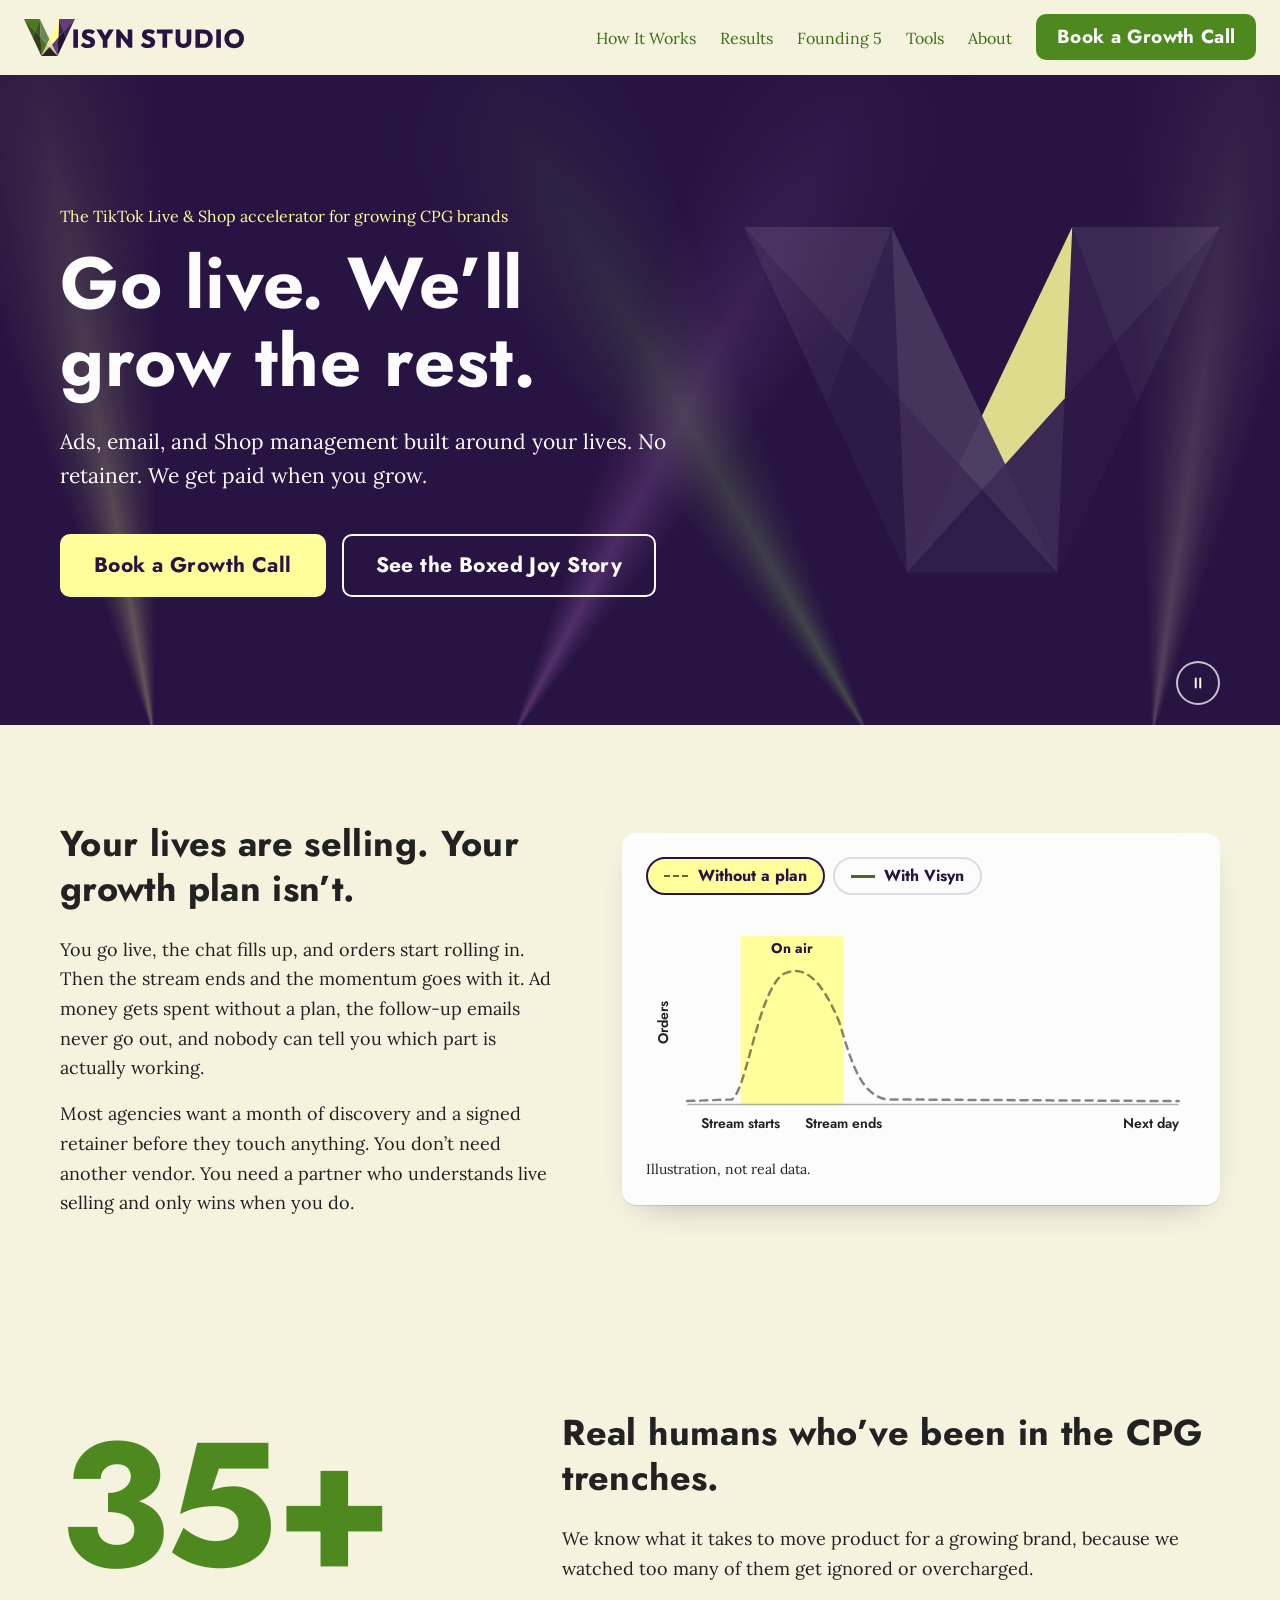
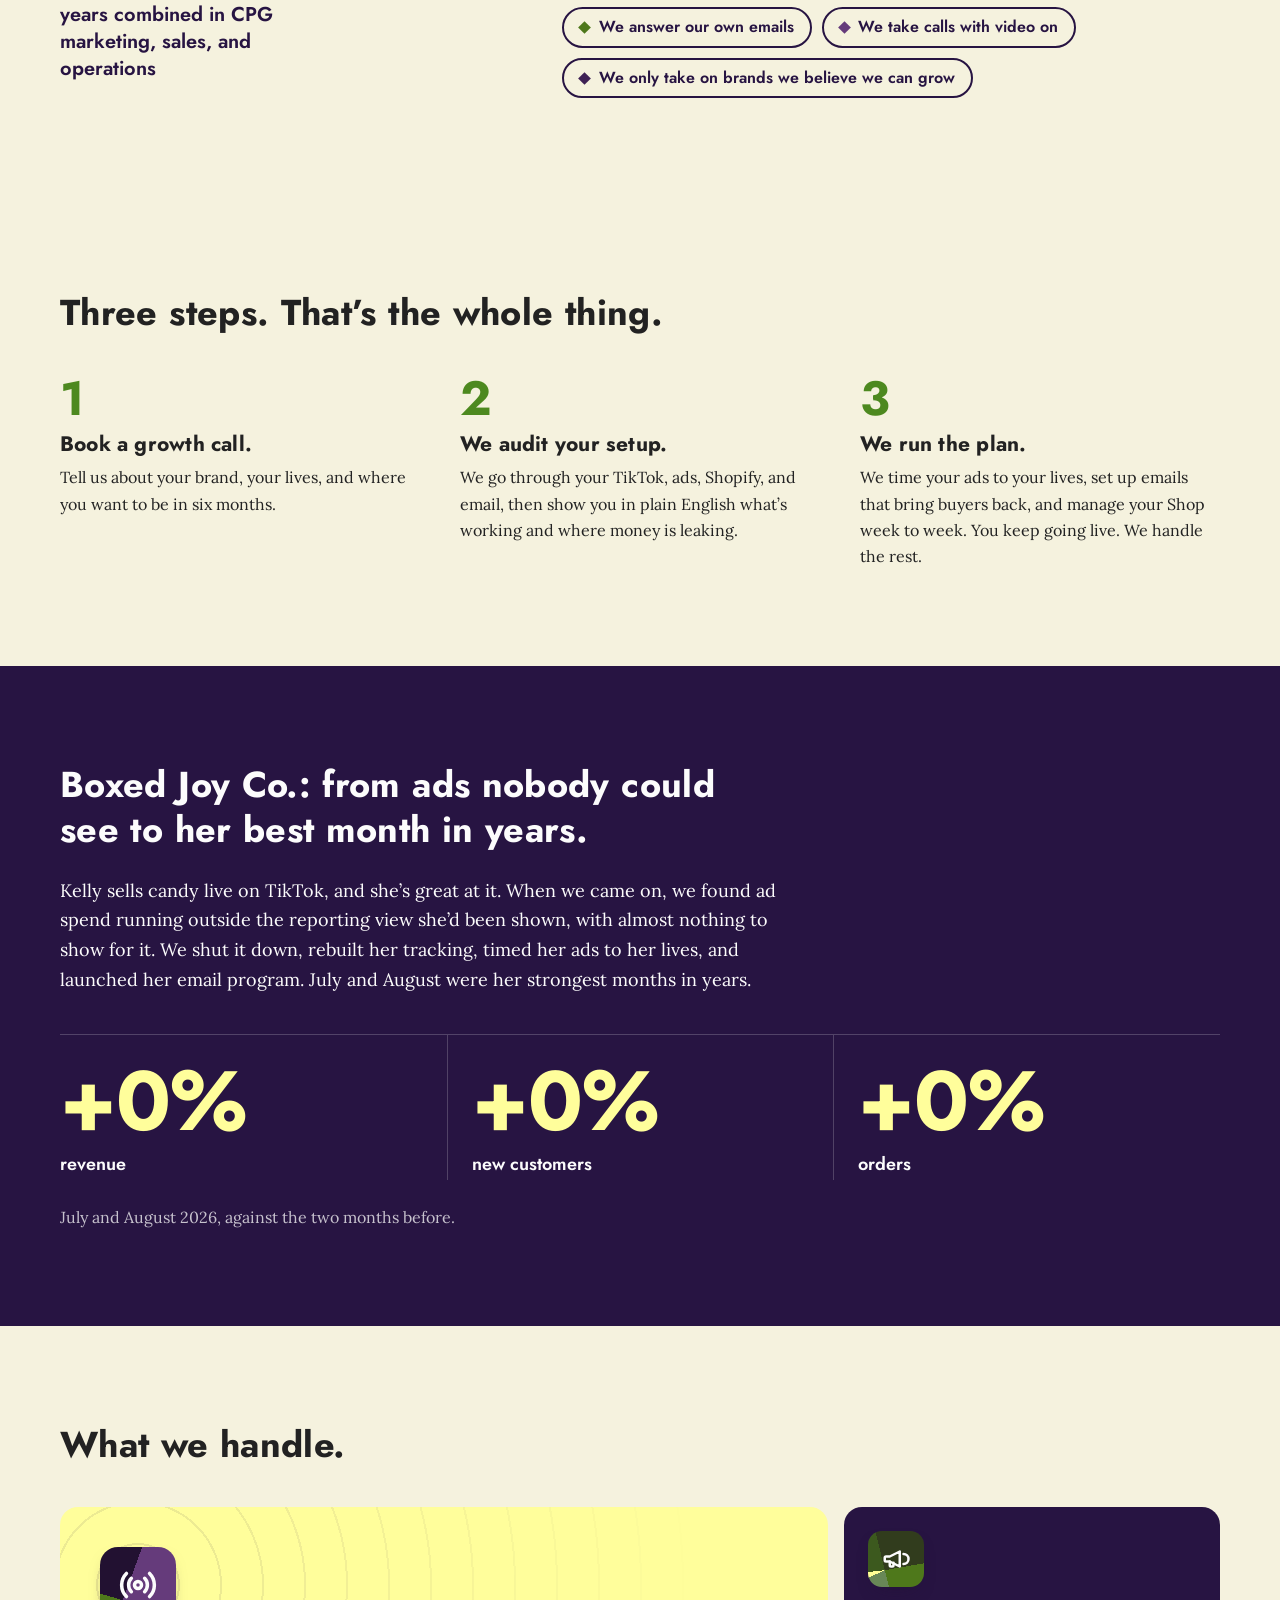
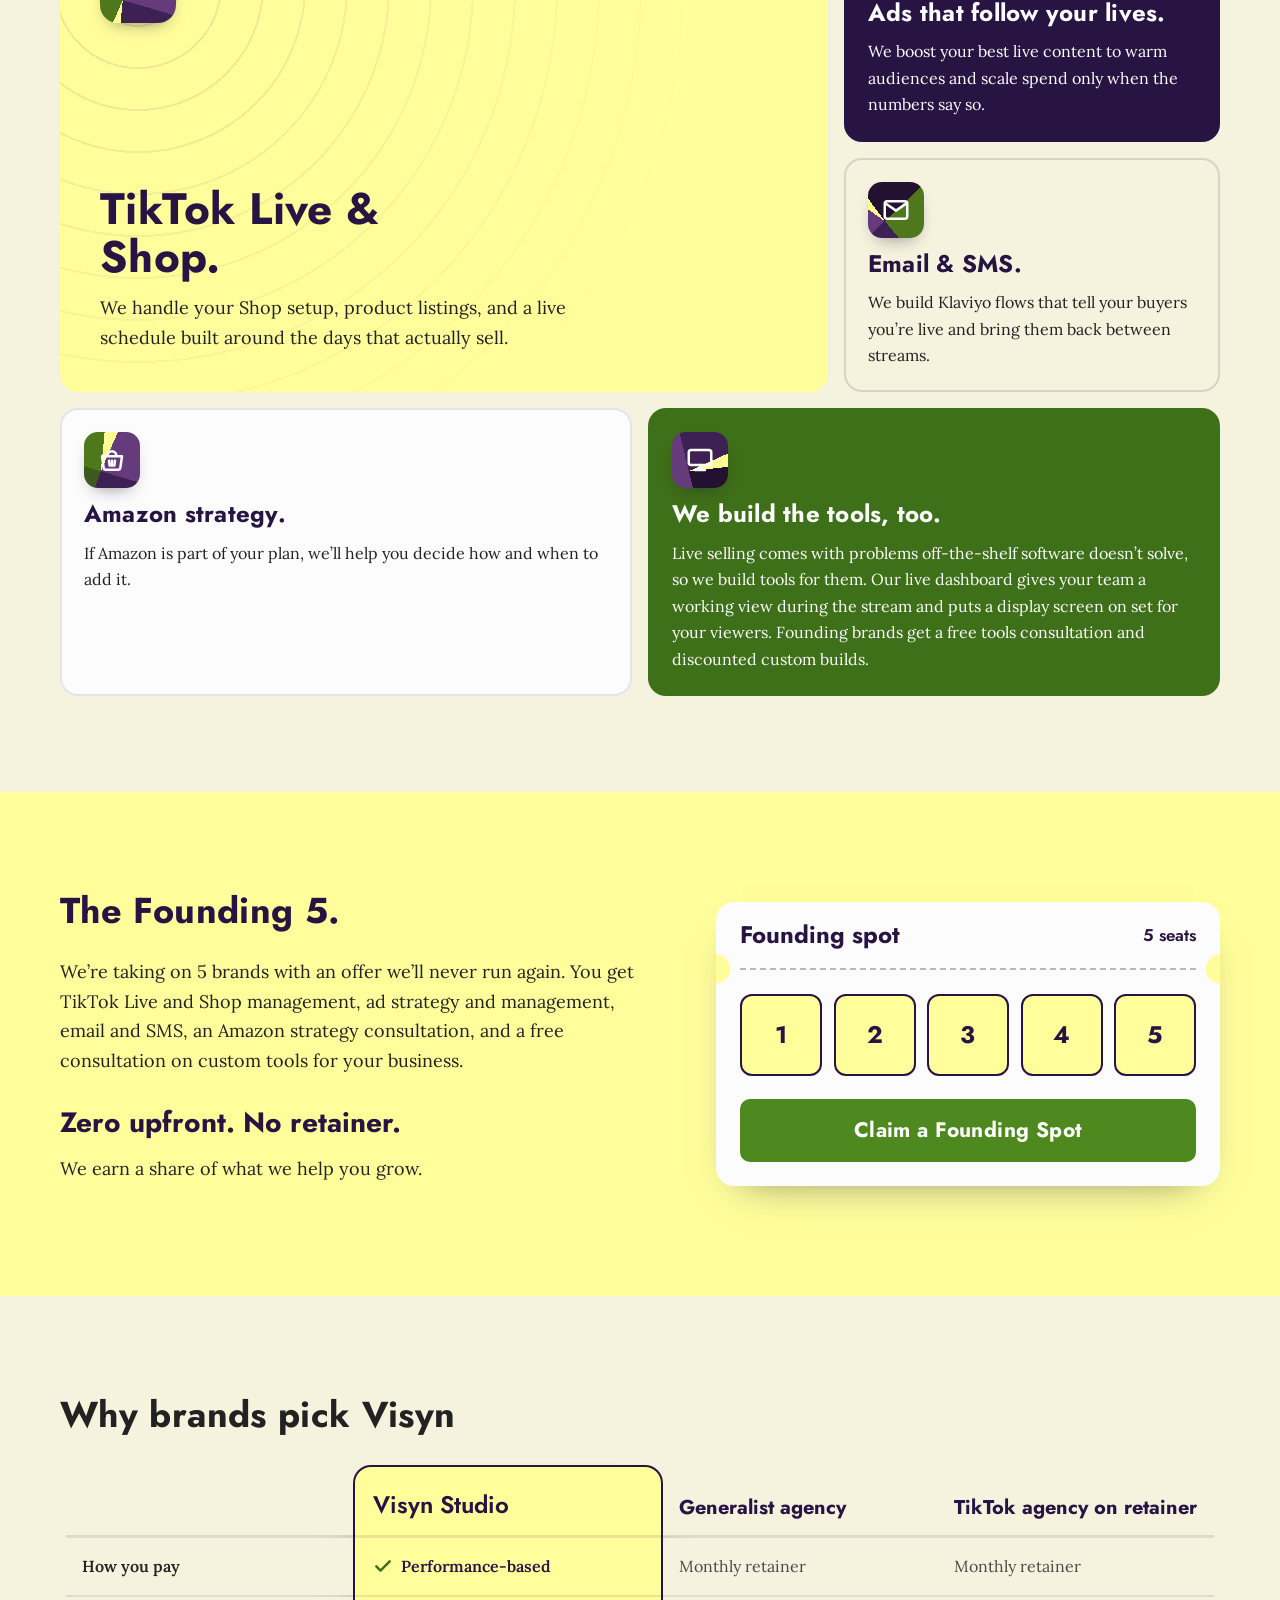
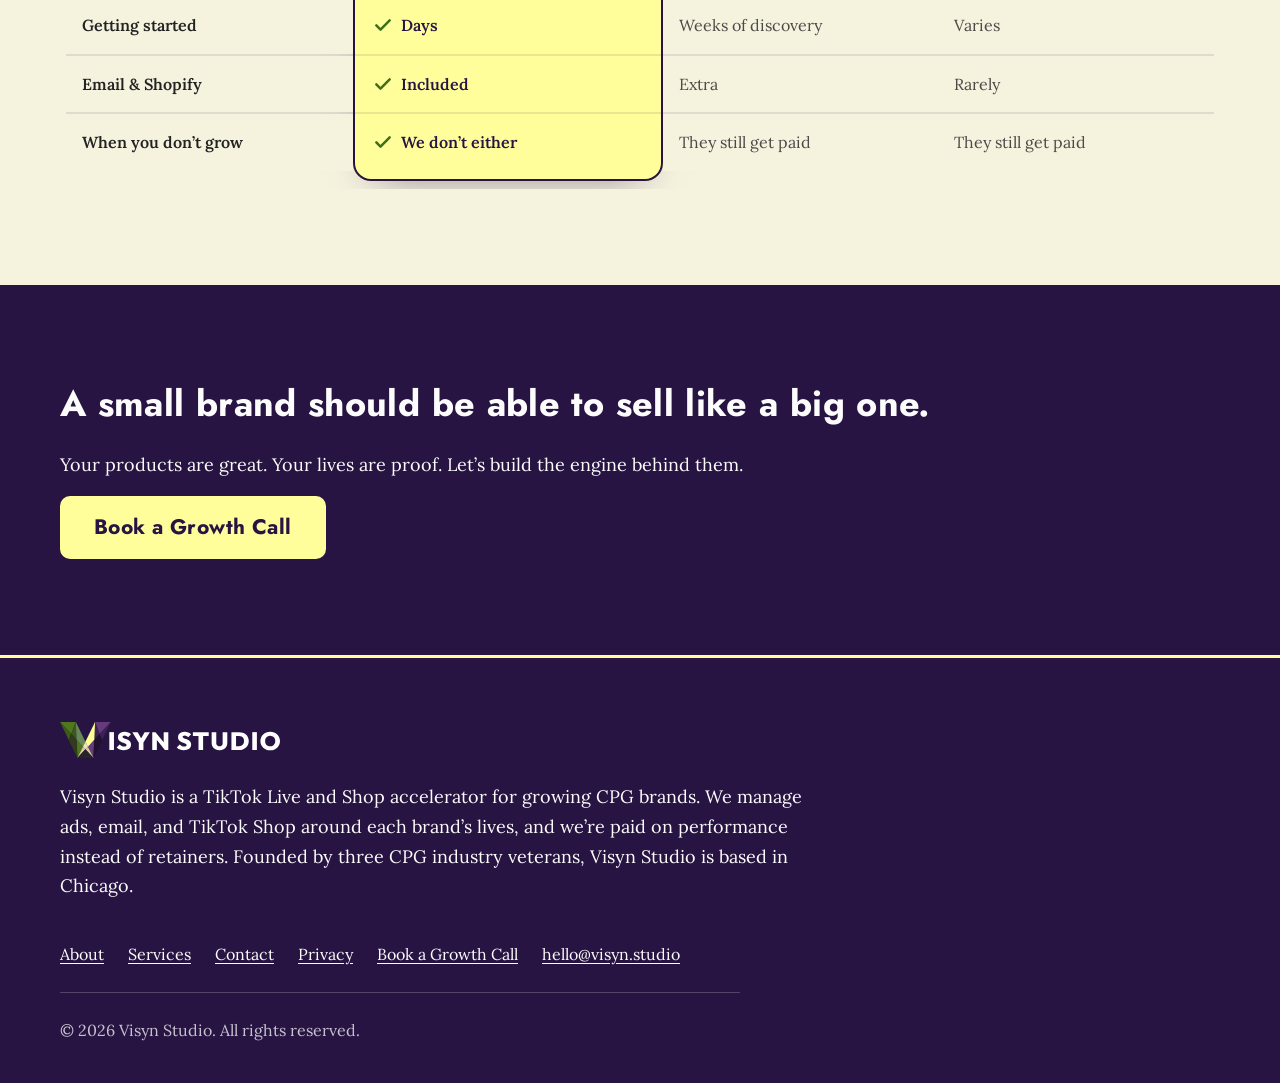
<file: index.html>
<!DOCTYPE html>
<html lang="en">
<head>
<!-- Google tag (gtag.js) -->
<script async src="https://www.googletagmanager.com/gtag/js?id=G-XNC56YQGF5"></script>
<script>
  window.dataLayer = window.dataLayer || [];
  function gtag(){dataLayer.push(arguments);}
  gtag('js', new Date());

  gtag('config', 'G-XNC56YQGF5');
</script>

  <meta charset="UTF-8">
  <meta name="viewport" content="width=device-width, initial-scale=1.0">
  <link rel="icon" href="/favicon.ico" sizes="16x16 32x32 48x48">
  <link rel="icon" href="/assets/img/favicon/favicon-192.png" type="image/png" sizes="192x192">
  <link rel="apple-touch-icon" href="/assets/img/favicon/apple-touch-icon.png">
  <title>Visyn Studio | TikTok Live &amp; Shop Accelerator for Growing CPG Brands</title>
  <meta name="description" content="We turn TikTok lives into a growth engine for growing CPG brands. Ads, email, and Shop management, with no retainer. We get paid when you grow.">

  <meta property="og:title" content="Visyn Studio | TikTok Live &amp; Shop Accelerator for Growing CPG Brands">
  <meta property="og:description" content="We turn TikTok lives into a growth engine for growing CPG brands. Ads, email, and Shop management, with no retainer. We get paid when you grow.">
  <meta property="og:image" content="https://visyn.studio/assets/img/og-image.png">
  <meta property="og:url" content="https://visyn.studio">
  <meta property="og:type" content="website">
  <meta name="twitter:card" content="summary_large_image">

  <link rel="preconnect" href="https://fonts.googleapis.com">
  <link rel="preconnect" href="https://fonts.gstatic.com" crossorigin>
  <link href="https://fonts.googleapis.com/css2?family=Jost:wght@400..700&family=Lora:ital,wght@0,400;0,600;1,400&display=swap" rel="stylesheet">
  <link rel="stylesheet" href="assets/css/styles.css">
</head>
<body>

<a class="skip-link" href="#main">Skip to content</a>

<!-- =============================================
     NAVIGATION — Eggshell, Carbon links, Moss CTA
     ============================================= -->
<nav class="nav" id="nav">
  <a href="/" class="nav-logo" aria-label="Visyn Studio — home">
    <img src="assets/img/logo/visyn-studio-logo.svg" alt="Visyn Studio" width="1872" height="314">
  </a>
  <button class="nav-hamburger" id="nav-hamburger" aria-label="Open menu" aria-expanded="false" aria-controls="nav-links">
    <span></span><span></span><span></span>
  </button>
  <ul class="nav-links" id="nav-links">
    <li><a href="#how-it-works">How It Works</a></li>
    <li><a href="#results">Results</a></li>
    <li><a href="#founding-5">Founding 5</a></li>
    <li><a href="#tools">Tools</a></li>
    <li><a href="/about">About</a></li>
  </ul>
  <a href="#" data-book class="btn btn--moss nav-cta">Book a Growth Call</a>
</nav>

<main id="main">

<!-- =============================================
     HERO — Amethyst / Near White / Lime Cream CTA
     Spotlights in the logo's prism colours sweep up from the
     bottom edge; the prism V sits on the right. Both are
     decorative, stop with the pause button in the bottom-right
     corner, and hold still under prefers-reduced-motion.
     ============================================= -->
<section class="hero" id="top">
  <div class="hero-lights" aria-hidden="true">
    <span class="beam beam--lime"></span>
    <span class="beam beam--violet"></span>
    <span class="beam beam--green"></span>
    <span class="beam beam--cream"></span>
  </div>
  <div class="hero-inner">
    <div class="hero-copy">
      <p class="hero-eyebrow">The TikTok Live &amp; Shop accelerator for growing CPG brands</p>
      <h1 class="hero-headline">Go live. We’ll grow the rest.</h1>
      <p class="hero-subhead">Ads, email, and Shop management built around your lives. No retainer. We get paid when you grow.</p>
      <div class="hero-ctas">
        <a href="#" data-book class="btn btn--lime btn--large">Book a Growth Call</a>
        <a href="#results" class="btn btn--ghost-light btn--large">See the Boxed Joy Story</a>
      </div>
    </div>
    <!-- The facets of the logo's prism V, enlarged. -->
    <svg class="hero-prism" viewBox="0 0 432.4 314.1" aria-hidden="true" focusable="false">
      <path class="facet" style="--o:.10" d="M134.2 0 L0 0 L95.44 105.37Z M147.9 314.1 L195.12 215.42 L140.99 155.66Z"/>
      <path class="facet" style="--o:.06" d="M0 0 L75.34 160 L95.44 105.37Z M134.2 0 L95.44 105.37 L140.99 155.66Z"/>
      <path class="facet" style="--o:.03" d="M75.34 160 L147.9 314.1 L140.99 155.66 L95.44 105.37Z"/>
      <path class="facet facet--glint" style="--o:.14" d="M216.2 171.37 L134.2 0 L140.99 155.66 L195.12 215.42Z"/>
      <path class="facet" style="--o:.09" d="M432.4 0 L298.2 0 L336.96 105.37Z M237.28 215.42 L284.5 314.1 L291.41 155.66Z"/>
      <path class="facet facet--glint" style="--o:.05" d="M357.06 160 L432.4 0 L336.96 105.37Z M298.2 0 L291.41 155.66 L336.96 105.37Z"/>
      <path class="facet" style="--o:.02" d="M284.5 314.1 L357.06 160 L336.96 105.37 L291.41 155.66Z"/>
      <path class="facet facet--lime" style="--o:.85" d="M216.2 171.37 L237.28 215.42 L291.41 155.66 L298.2 0Z"/>
      <path class="facet facet--glint" style="--o:.18" d="M237.28 215.42 L216.2 171.37 L195.12 215.42 L216.2 238.69Z"/>
      <path class="facet" style="--o:.11" d="M284.5 314.1 L237.28 215.42 L216.2 238.69Z M195.12 215.42 L147.9 314.1 L216.2 238.69Z"/>
      <path class="facet" style="--o:.04" d="M147.9 314.1 L284.5 314.1 L216.2 238.69Z"/>
    </svg>
  </div>
  <!-- Stops every looping animation on the page (WCAG 2.2.2). -->
  <button type="button" class="motion-toggle" id="motion-toggle" aria-pressed="false" aria-label="Pause animations" title="Pause animations">
    <svg class="icon-pause" viewBox="0 0 24 24" aria-hidden="true" focusable="false"><path d="M9 6v12M15 6v12"/></svg>
    <svg class="icon-play" viewBox="0 0 24 24" aria-hidden="true" focusable="false"><path d="M8 5.5v13l10.5-6.5z"/></svg>
  </button>
</section>

<!-- =============================================
     THE PROBLEM — Eggshell, with an illustrative chart
     The chart draws itself when it scrolls into view. The toggle
     switches between the two lines.
     ============================================= -->
<section class="section">
  <div class="section-inner problem">
    <div class="prose">
      <h2 class="section-title">Your lives are selling. Your growth plan isn’t.</h2>
      <p>You go live, the chat fills up, and orders start rolling in. Then the stream ends and the momentum goes with it. Ad money gets spent without a plan, the follow-up emails never go out, and nobody can tell you which part is actually working.</p>
      <p>Most agencies want a month of discovery and a signed retainer before they touch anything. You don’t need another vendor. You need a partner who understands live selling and only wins when you do.</p>
    </div>

    <figure class="chart" id="problem-chart">
      <div class="chart-toggle" role="group" aria-label="Lines shown on the chart">
        <button type="button" class="chart-btn" data-show="without" aria-pressed="false"><i class="swatch swatch--dash" aria-hidden="true"></i>Without a plan</button>
        <button type="button" class="chart-btn" data-show="with" aria-pressed="true"><i class="swatch" aria-hidden="true"></i>With Visyn</button>
      </div>
      <div class="chart-plot">
        <svg viewBox="0 0 640 260" preserveAspectRatio="none" role="img" aria-label="Illustration: orders spike while a live stream is on air. Without a plan they fall to almost nothing once the stream ends. With Visyn they stay raised, with a bump when ads retarget live viewers and another when a “Missed the live?” email goes out.">
          <defs>
            <clipPath id="wipe-without"><rect class="chart-wipe chart-wipe--without" x="0" y="0" width="640" height="260"/></clipPath>
            <clipPath id="wipe-with"><rect class="chart-wipe chart-wipe--with" x="0" y="0" width="640" height="260"/></clipPath>
          </defs>
          <rect class="chart-onair" x="110" y="20" width="120" height="196"/>
          <line class="chart-axis" x1="48" y1="216" x2="620" y2="216"/>
          <g clip-path="url(#wipe-without)">
            <path class="chart-line chart-line--without" d="M48 212 L100 210 C118 198 130 84 160 64 C185 52 205 72 225 120 C240 170 250 204 280 210 L620 212"/>
          </g>
          <g clip-path="url(#wipe-with)">
            <path class="chart-line chart-line--with" d="M48 212 L100 210 C118 198 130 84 160 64 C185 52 205 72 225 120 C238 150 262 166 300 168 C322 169 335 136 350 134 C368 133 380 163 410 168 C445 173 462 126 480 124 C500 122 515 158 560 164 L620 166"/>
          </g>
        </svg>
        <!-- Labels and markers are HTML so they stay readable at any chart width.
             Positions are percentages of the 640 x 260 viewBox. -->
        <span class="chart-label chart-label--onair" style="--x:26.5625%;--y:13%" aria-hidden="true">On air</span>
        <span class="chart-label chart-label--axis chart-label--start" style="--x:17.1875%;--y:91.5%" aria-hidden="true">Stream starts</span>
        <span class="chart-label chart-label--axis chart-label--start" style="--x:35.9375%;--y:91.5%" aria-hidden="true">Stream ends</span>
        <span class="chart-label chart-label--axis chart-label--end" style="--x:96.875%;--y:91.5%" aria-hidden="true">Next day</span>
        <span class="chart-label chart-label--axis chart-label--y" style="--x:3.125%;--y:46%" aria-hidden="true">Orders</span>
        <span class="chart-dot" style="--x:54.6875%;--y:51.54%;--i:0" aria-hidden="true"></span>
        <span class="chart-dot" style="--x:75%;--y:47.69%;--i:1" aria-hidden="true"></span>
        <span class="chart-note" style="--x:54.6875%;--y:73%;--i:0" aria-hidden="true">Ads retarget live viewers</span>
        <span class="chart-note chart-note--high" style="--x:75%;--y:38%;--i:1" aria-hidden="true">“Missed the live?” email</span>
      </div>
      <figcaption class="chart-caption">Illustration, not real data.</figcaption>
    </figure>
  </div>
</section>

<!-- =============================================
     THE GUIDE — Eggshell, led by the 35+ figure
     No founder names or photos on the homepage; those live on About.
     ============================================= -->
<section class="section">
  <div class="section-inner guide">
    <div class="guide-figure">
      <p class="big-num"><span aria-hidden="true" data-count="35" data-suffix="+">35+</span><span class="sr-only">35+</span></p>
      <p class="big-num-label">years combined in CPG marketing, sales, and operations</p>
    </div>
    <div class="prose">
      <h2 class="section-title">Real humans who’ve been in the CPG trenches.</h2>
      <p>We know what it takes to move product for a growing brand, because we watched too many of them get ignored or overcharged.</p>
      <ul class="chips">
        <li>We answer our own emails</li>
        <li>We take calls with video on</li>
        <li>We only take on brands we believe we can grow</li>
      </ul>
    </div>
  </div>
</section>

<!-- =============================================
     HOW IT WORKS — Eggshell, Moss step numbers
     The ONLY numbered section on the page.
     ============================================= -->
<section class="section" id="how-it-works">
  <div class="section-inner">
    <h2 class="section-title">Three steps. That’s the whole thing.</h2>
    <ol class="how-steps" role="list">
      <li class="how-step">
        <div class="how-numeral" aria-hidden="true">1</div>
        <h3>Book a growth call.</h3>
        <p>Tell us about your brand, your lives, and where you want to be in six months.</p>
      </li>
      <li class="how-step">
        <div class="how-numeral" aria-hidden="true">2</div>
        <h3>We audit your setup.</h3>
        <p>We go through your TikTok, ads, Shopify, and email, then show you in plain English what’s working and where money is leaking.</p>
      </li>
      <li class="how-step">
        <div class="how-numeral" aria-hidden="true">3</div>
        <h3>We run the plan.</h3>
        <p>We time your ads to your lives, set up emails that bring buyers back, and manage your Shop week to week. You keep going live. We handle the rest.</p>
      </li>
    </ol>
  </div>
</section>

<!-- =============================================
     RESULTS — Amethyst band, Lime Cream figures
     Moved up to follow How it works, so the proof follows the process.
     ============================================= -->
<section class="section section--dark results" id="results">
  <div class="section-inner">
    <h2 class="section-title">Boxed Joy Co.: from ads nobody could see to her best month in years.</h2>
    <p class="results-lede">Kelly sells candy live on TikTok, and she’s great at it. When we came on, we found ad spend running outside the reporting view she’d been shown, with almost nothing to show for it. We shut it down, rebuilt her tracking, timed her ads to her lives, and launched her email program. July and August were her strongest months in years.</p>

    <!-- Boxed Joy figures. Derived from the store's own order export for
         May-Aug 2026: Jul+Aug against May+Jun, cancelled orders excluded and
         refunds netted off. See VISYN_STUDIO_SITE_SPEC.md for the full basis.
         site.js refuses to reveal this block while any [data-pending] value
         remains. Each figure counts up once on screen; the sr-only copy
         carries the final value for screen readers. -->
    <div id="boxed-joy-stats" hidden>
      <div class="stats">
        <div class="stat">
          <span class="stat-number" aria-hidden="true" data-count="297" data-prefix="+" data-suffix="%">+297%</span>
          <span class="sr-only">+297%</span>
          <span class="stat-label">revenue</span>
        </div>
        <div class="stat">
          <span class="stat-number" aria-hidden="true" data-count="190" data-prefix="+" data-suffix="%">+190%</span>
          <span class="sr-only">+190%</span>
          <span class="stat-label">new customers</span>
        </div>
        <div class="stat">
          <span class="stat-number" aria-hidden="true" data-count="350" data-prefix="+" data-suffix="%">+350%</span>
          <span class="sr-only">+350%</span>
          <span class="stat-label">orders</span>
        </div>
      </div>
      <p class="stat-caption">July and August 2026, against the two months before.</p>
    </div>
  </div>
</section>

<!-- =============================================
     WHAT WE HANDLE + TOOLS — Eggshell, bento grid
     Deliberately NOT numbered: this is not a sequence.
     Icons sit on faceted badges in the logo's prism colours.
     The Tools tile keeps id="tools" for the nav link.
     ============================================= -->
<section class="section">
  <div class="section-inner">
    <h2 class="section-title">What we handle.</h2>
    <div class="bento">
      <article class="tile tile--live">
        <span class="facet-badge facet-badge--large" aria-hidden="true">
          <svg viewBox="0 0 24 24" focusable="false"><circle cx="12" cy="12" r="2"/><path class="live-wave" d="M8.2 8.2a5.4 5.4 0 0 0 0 7.6M15.8 8.2a5.4 5.4 0 0 1 0 7.6"/><path class="live-wave live-wave--outer" d="M5.4 5.4a9.3 9.3 0 0 0 0 13.2M18.6 5.4a9.3 9.3 0 0 1 0 13.2"/></svg>
        </span>
        <h3>TikTok Live &amp; Shop.</h3>
        <p>We handle your Shop setup, product listings, and a live schedule built around the days that actually sell.</p>
      </article>
      <article class="tile tile--ads">
        <span class="facet-badge" aria-hidden="true">
          <svg viewBox="0 0 24 24" focusable="false"><path d="M3 11v2a1 1 0 0 0 1 1h3l8 4V6L7 10H4a1 1 0 0 0-1 1z"/><path d="M18 8a4 4 0 0 1 0 8"/><path d="M7 14v3a1 1 0 0 0 1 1h1a1 1 0 0 0 1-1v-2"/></svg>
        </span>
        <h3>Ads that follow your lives.</h3>
        <p>We boost your best live content to warm audiences and scale spend only when the numbers say so.</p>
      </article>
      <article class="tile tile--email">
        <span class="facet-badge" aria-hidden="true">
          <svg viewBox="0 0 24 24" focusable="false"><rect x="3" y="5" width="18" height="14" rx="2"/><path d="M4 7l8 5.5L20 7"/></svg>
        </span>
        <h3>Email &amp; SMS.</h3>
        <p>We build Klaviyo flows that tell your buyers you’re live and bring them back between streams.</p>
      </article>
      <article class="tile tile--amazon">
        <span class="facet-badge" aria-hidden="true">
          <svg viewBox="0 0 24 24" focusable="false"><path d="M8.5 8.5a3.5 3.5 0 0 1 7 0"/><path d="M4 9h16l-1.3 9.1a2 2 0 0 1-2 1.7H7.3a2 2 0 0 1-2-1.7z"/><path d="M9.6 12.5l.5 4M14.4 12.5l-.5 4M12 12.5v4"/></svg>
        </span>
        <h3>Amazon strategy.</h3>
        <p>If Amazon is part of your plan, we’ll help you decide how and when to add it.</p>
      </article>
      <article class="tile tile--tools" id="tools">
        <span class="facet-badge" aria-hidden="true">
          <svg viewBox="0 0 24 24" focusable="false"><rect x="3" y="4" width="18" height="12" rx="2"/><path d="M8 20h8M12 16v4"/></svg>
        </span>
        <h3>We build the tools, too.</h3>
        <p>Live selling comes with problems off-the-shelf software doesn’t solve, so we build tools for them. Our live dashboard gives your team a working view during the stream and puts a display screen on set for your viewers. Founding brands get a free tools consultation and discounted custom builds.</p>
      </article>
    </div>
  </div>
</section>

<!-- =============================================
     FOUNDING 5 — Lime Cream band, with a five-seat ticket
     ============================================= -->
<section class="section founding" id="founding-5">
  <div class="section-inner founding-inner">
    <div>
      <h2 class="section-title">The Founding 5.</h2>
      <p>We’re taking on 5 brands with an offer we’ll never run again. You get TikTok Live and Shop management, ad strategy and management, email and SMS, an Amazon strategy consultation, and a free consultation on custom tools for your business.</p>
      <p class="lede-strong">Zero upfront. No retainer.</p>
      <p>We earn a share of what we help you grow.</p>
      <!-- TODO: PENDING PRICING DECISION — the revenue share / fee detail goes in
           the empty <p class="fee-detail"> below. Do not invent a percentage. -->
      <p class="fee-detail"></p>
    </div>
    <div class="ticket" id="founding-ticket">
      <div class="ticket-top"><span class="ticket-title">Founding spot</span><span class="ticket-count">5 seats</span></div>
      <div class="seats" role="img" aria-label="5 founding spots">
        <span class="seat" style="--i:0">1</span>
        <span class="seat" style="--i:1">2</span>
        <span class="seat" style="--i:2">3</span>
        <span class="seat" style="--i:3">4</span>
        <span class="seat" style="--i:4">5</span>
      </div>
      <a href="#" data-book class="btn btn--moss btn--large">Claim a Founding Spot</a>
    </div>
  </div>
</section>

<!-- =============================================
     WHY VISYN — Eggshell, comparison table with the Visyn
     column raised as its own card. Still a real <table>.
     ============================================= -->
<section class="section">
  <div class="section-inner">
    <h2 class="section-title">Why brands pick Visyn</h2>
    <p class="table-hint">Swipe the table to compare all three.</p>
    <div class="table-scroll" tabindex="0" role="region" aria-labelledby="compare-caption">
      <div class="compare-wrap">
        <div class="compare-raise" aria-hidden="true"></div>
        <table class="compare-table">
          <caption id="compare-caption" class="sr-only">Visyn Studio compared with a generalist agency and a TikTok agency on retainer</caption>
          <colgroup>
            <col class="col-w-label">
            <col class="col-w-visyn">
            <col class="col-w-other">
            <col class="col-w-other">
          </colgroup>
          <thead>
            <tr>
              <th scope="col"><span class="sr-only">Comparison</span></th>
              <th scope="col" class="col-visyn">Visyn Studio</th>
              <th scope="col">Generalist agency</th>
              <th scope="col">TikTok agency on retainer</th>
            </tr>
          </thead>
          <tbody>
            <tr>
              <th scope="row">How you pay</th>
              <td class="col-visyn"><svg class="tick" viewBox="0 0 24 24" aria-hidden="true" focusable="false"><path d="M4 12.5l5 5L20 6.5"/></svg>Performance-based</td>
              <td>Monthly retainer</td>
              <td>Monthly retainer</td>
            </tr>
            <tr>
              <th scope="row">Getting started</th>
              <td class="col-visyn"><svg class="tick" viewBox="0 0 24 24" aria-hidden="true" focusable="false"><path d="M4 12.5l5 5L20 6.5"/></svg>Days</td>
              <td>Weeks of discovery</td>
              <td>Varies</td>
            </tr>
            <tr>
              <th scope="row">Email &amp; Shopify</th>
              <td class="col-visyn"><svg class="tick" viewBox="0 0 24 24" aria-hidden="true" focusable="false"><path d="M4 12.5l5 5L20 6.5"/></svg>Included</td>
              <td>Extra</td>
              <td>Rarely</td>
            </tr>
            <tr>
              <th scope="row">When you don’t grow</th>
              <td class="col-visyn"><svg class="tick" viewBox="0 0 24 24" aria-hidden="true" focusable="false"><path d="M4 12.5l5 5L20 6.5"/></svg>We don’t either</td>
              <td>They still get paid</td>
              <td>They still get paid</td>
            </tr>
          </tbody>
        </table>
      </div>
    </div>
  </div>
</section>

<!-- =============================================
     CLOSING CTA — Amethyst
     ============================================= -->
<section class="section section--dark" id="closing-cta">
  <div class="section-inner prose">
    <h2 class="section-title">A small brand should be able to sell like a big one.</h2>
    <p>Your products are great. Your lives are proof. Let’s build the engine behind them.</p>
    <p><a href="#" data-book class="btn btn--lime btn--large">Book a Growth Call</a></p>
  </div>
</section>

</main>

<hr class="band-rule">

<!-- =============================================
     FOOTER — Amethyst
     ============================================= -->
<footer class="footer">
  <div class="footer-inner">
    <img src="assets/img/logo/visyn-studio-logo-dark-bg.svg" alt="Visyn Studio" class="footer-logo" width="1872" height="314">
    <p class="footer-blurb">Visyn Studio is a TikTok Live and Shop accelerator for growing CPG brands. We manage ads, email, and TikTok Shop around each brand’s lives, and we’re paid on performance instead of retainers. Founded by three CPG industry veterans, Visyn Studio is based in Chicago.</p>
    <ul class="footer-links">
      <li><a href="/about">About</a></li>
      <li><a href="/services">Services</a></li>
      <li><a href="/contact">Contact</a></li>
      <li><a href="/privacy">Privacy</a></li>
      <li><a href="#" data-book>Book a Growth Call</a></li>
      <li><a href="mailto:hello@visyn.studio">hello@visyn.studio</a></li>
    </ul>
    <p class="footer-fine">&copy; <span data-year>2026</span> Visyn Studio. All rights reserved.</p>
  </div>
</footer>

<!-- =============================================
     MOBILE STICKY CTA
     ============================================= -->
<div class="mobile-cta-bar" id="mobile-cta-bar">
  <a href="#" data-book class="btn btn--moss">Book a Growth Call</a>
</div>

<script src="assets/js/site.js"></script>

</body>
</html>
</file>
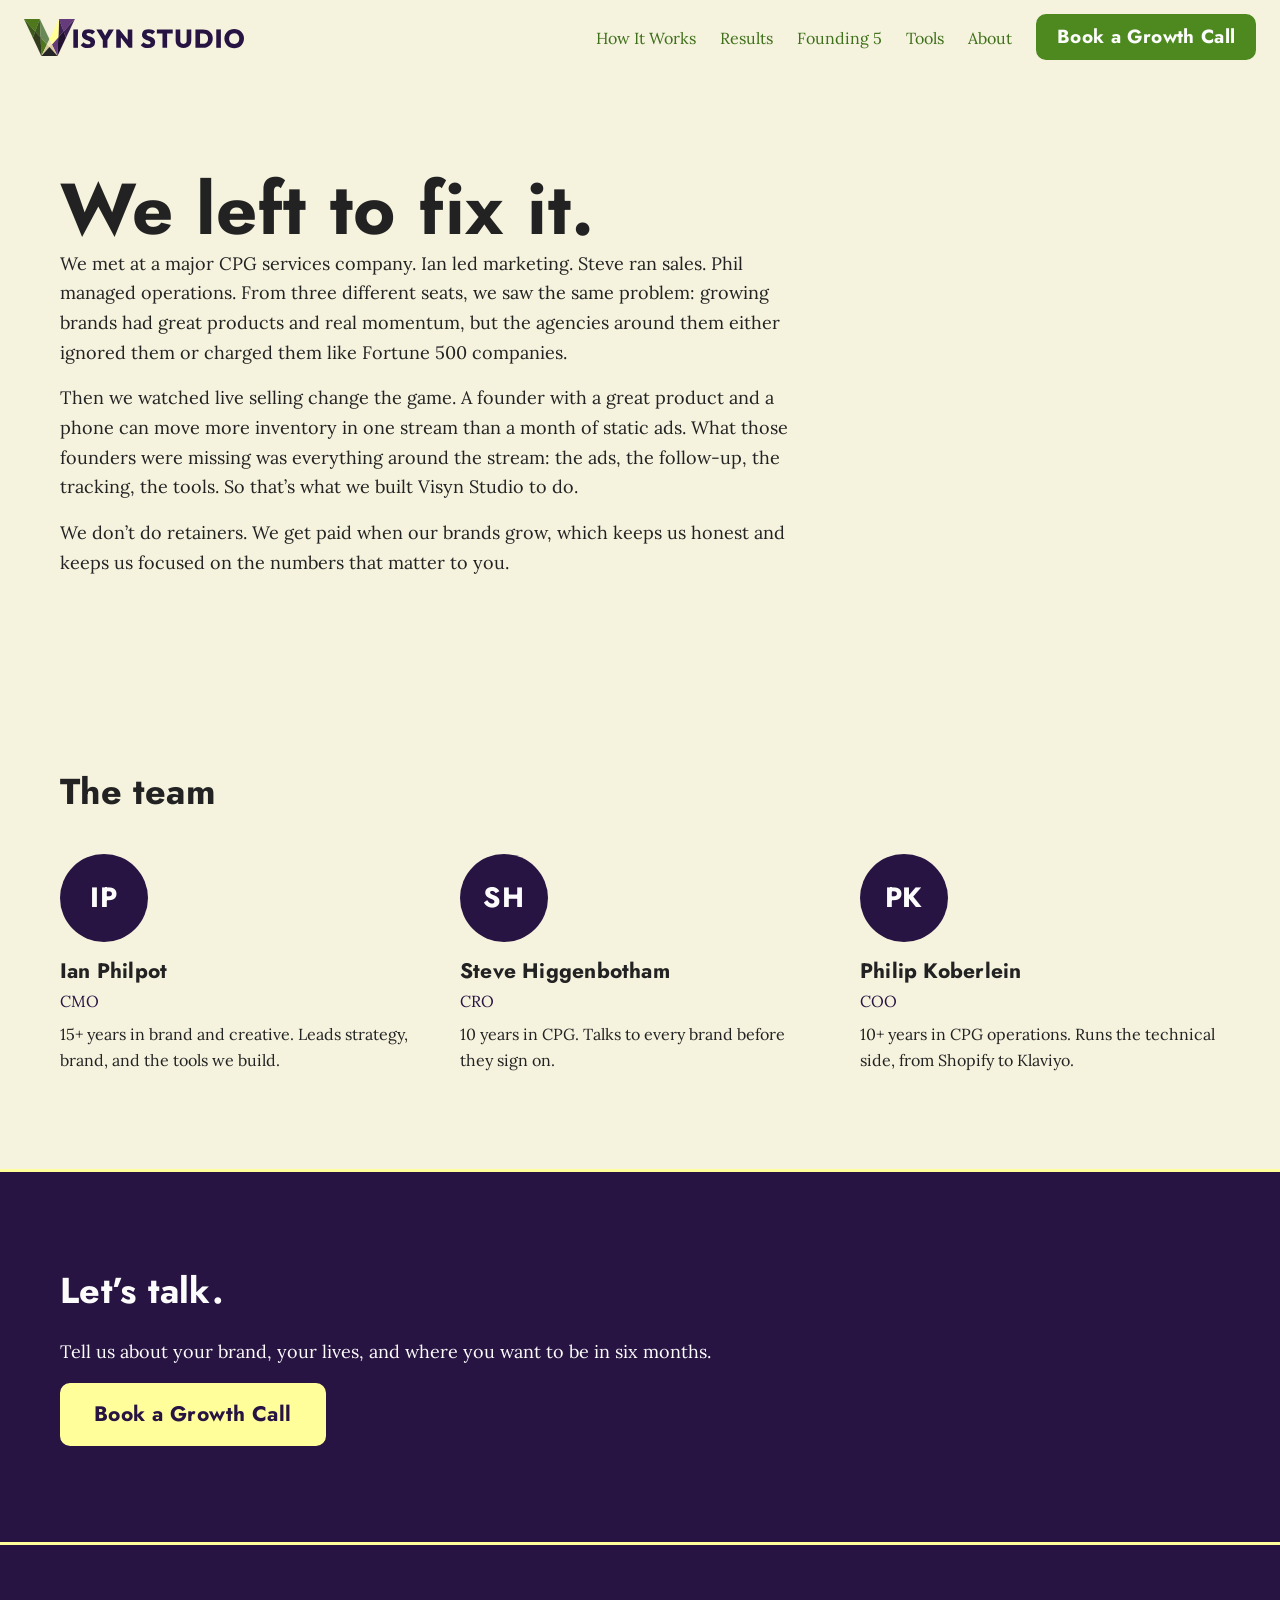
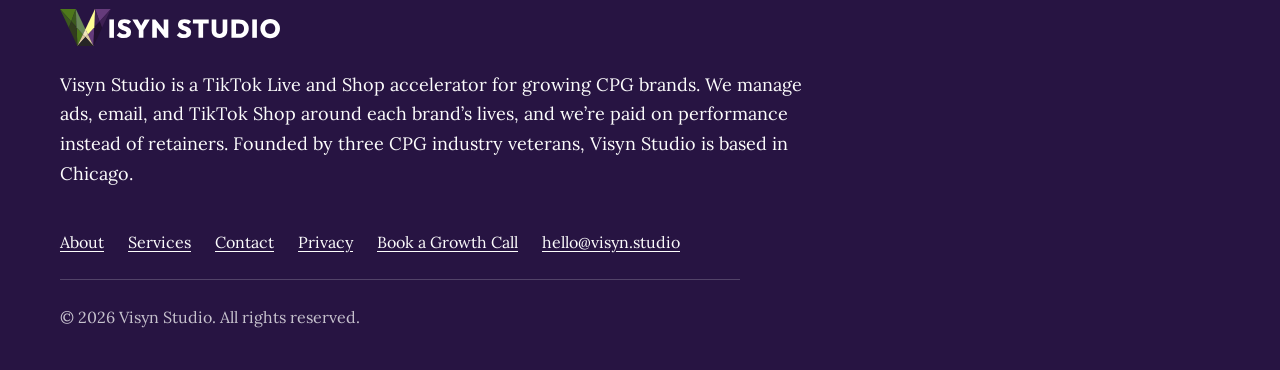
<file: about.html>
<!DOCTYPE html>
<!--
  About page. This is the ONLY page where founder names appear —
  they must never go on the homepage. Kept noindex, nofollow.
-->
<html lang="en">
<head>
<!-- Google tag (gtag.js) -->
<script async src="https://www.googletagmanager.com/gtag/js?id=G-XNC56YQGF5"></script>
<script>
  window.dataLayer = window.dataLayer || [];
  function gtag(){dataLayer.push(arguments);}
  gtag('js', new Date());

  gtag('config', 'G-XNC56YQGF5');
</script>

  <meta charset="UTF-8">
  <meta name="viewport" content="width=device-width, initial-scale=1.0">
  <link rel="icon" href="/favicon.ico" sizes="16x16 32x32 48x48">
  <link rel="icon" href="/assets/img/favicon/favicon-192.png" type="image/png" sizes="192x192">
  <link rel="apple-touch-icon" href="/assets/img/favicon/apple-touch-icon.png">
  <meta name="robots" content="noindex, nofollow">
  <title>About — Visyn Studio</title>
  <meta name="description" content="The people behind Visyn Studio.">

  <link rel="preconnect" href="https://fonts.googleapis.com">
  <link rel="preconnect" href="https://fonts.gstatic.com" crossorigin>
  <link href="https://fonts.googleapis.com/css2?family=Jost:wght@400..700&family=Lora:ital,wght@0,400;0,600;1,400&display=swap" rel="stylesheet">
  <link rel="stylesheet" href="assets/css/styles.css">
</head>
<body>

<a class="skip-link" href="#main">Skip to content</a>

<nav class="nav" id="nav">
  <a href="/" class="nav-logo" aria-label="Visyn Studio — home">
    <img src="assets/img/logo/visyn-studio-logo.svg" alt="Visyn Studio" width="1872" height="314">
  </a>
  <button class="nav-hamburger" id="nav-hamburger" aria-label="Open menu" aria-expanded="false" aria-controls="nav-links">
    <span></span><span></span><span></span>
  </button>
  <ul class="nav-links" id="nav-links">
    <li><a href="/#how-it-works">How It Works</a></li>
    <li><a href="/#results">Results</a></li>
    <li><a href="/#founding-5">Founding 5</a></li>
    <li><a href="/#tools">Tools</a></li>
    <li><a href="/about">About</a></li>
  </ul>
  <a href="#" data-book class="btn btn--moss nav-cta">Book a Growth Call</a>
</nav>

<main id="main">

<section class="section" id="top">
  <div class="section-inner prose">
    <h1>We left to fix it.</h1>
    <p>We met at a major CPG services company. Ian led marketing. Steve ran sales. Phil managed operations. From three different seats, we saw the same problem: growing brands had great products and real momentum, but the agencies around them either ignored them or charged them like Fortune 500 companies.</p>
    <p>Then we watched live selling change the game. A founder with a great product and a phone can move more inventory in one stream than a month of static ads. What those founders were missing was everything around the stream: the ads, the follow-up, the tracking, the tools. So that’s what we built Visyn Studio to do.</p>
    <p>We don’t do retainers. We get paid when our brands grow, which keeps us honest and keeps us focused on the numbers that matter to you.</p>
  </div>
</section>

<section class="section">
  <div class="section-inner">
    <h2 class="section-title">The team</h2>
    <div class="about-team">
      <article class="team-card">
        <div class="team-avatar" aria-hidden="true">IP</div>
        <h3>Ian Philpot</h3>
        <p class="team-role">CMO</p>
        <p>15+ years in brand and creative. Leads strategy, brand, and the tools we build.</p>
      </article>
      <article class="team-card">
        <div class="team-avatar" aria-hidden="true">SH</div>
        <h3>Steve Higgenbotham</h3>
        <p class="team-role">CRO</p>
        <p>10 years in CPG. Talks to every brand before they sign on.</p>
      </article>
      <article class="team-card">
        <div class="team-avatar" aria-hidden="true">PK</div>
        <h3>Philip Koberlein</h3>
        <p class="team-role">COO</p>
        <p>10+ years in CPG operations. Runs the technical side, from Shopify to Klaviyo.</p>
      </article>
    </div>
  </div>
</section>

<hr class="band-rule">

<section class="section section--dark" id="closing-cta">
  <div class="section-inner prose">
    <h2 class="section-title">Let’s talk.</h2>
    <p>Tell us about your brand, your lives, and where you want to be in six months.</p>
    <p><a href="#" data-book class="btn btn--lime btn--large">Book a Growth Call</a></p>
  </div>
</section>

</main>

<hr class="band-rule">

<footer class="footer">
  <div class="footer-inner">
    <img src="assets/img/logo/visyn-studio-logo-dark-bg.svg" alt="Visyn Studio" class="footer-logo" width="1872" height="314">
    <p class="footer-blurb">Visyn Studio is a TikTok Live and Shop accelerator for growing CPG brands. We manage ads, email, and TikTok Shop around each brand’s lives, and we’re paid on performance instead of retainers. Founded by three CPG industry veterans, Visyn Studio is based in Chicago.</p>
    <ul class="footer-links">
      <li><a href="/about">About</a></li>
      <li><a href="/services">Services</a></li>
      <li><a href="/contact">Contact</a></li>
      <li><a href="/privacy">Privacy</a></li>
      <li><a href="#" data-book>Book a Growth Call</a></li>
      <li><a href="mailto:hello@visyn.studio">hello@visyn.studio</a></li>
    </ul>
    <p class="footer-fine">&copy; <span data-year>2026</span> Visyn Studio. All rights reserved.</p>
  </div>
</footer>

<div class="mobile-cta-bar" id="mobile-cta-bar">
  <a href="#" data-book class="btn btn--moss">Book a Growth Call</a>
</div>

<script src="assets/js/site.js"></script>

</body>
</html>
</file>
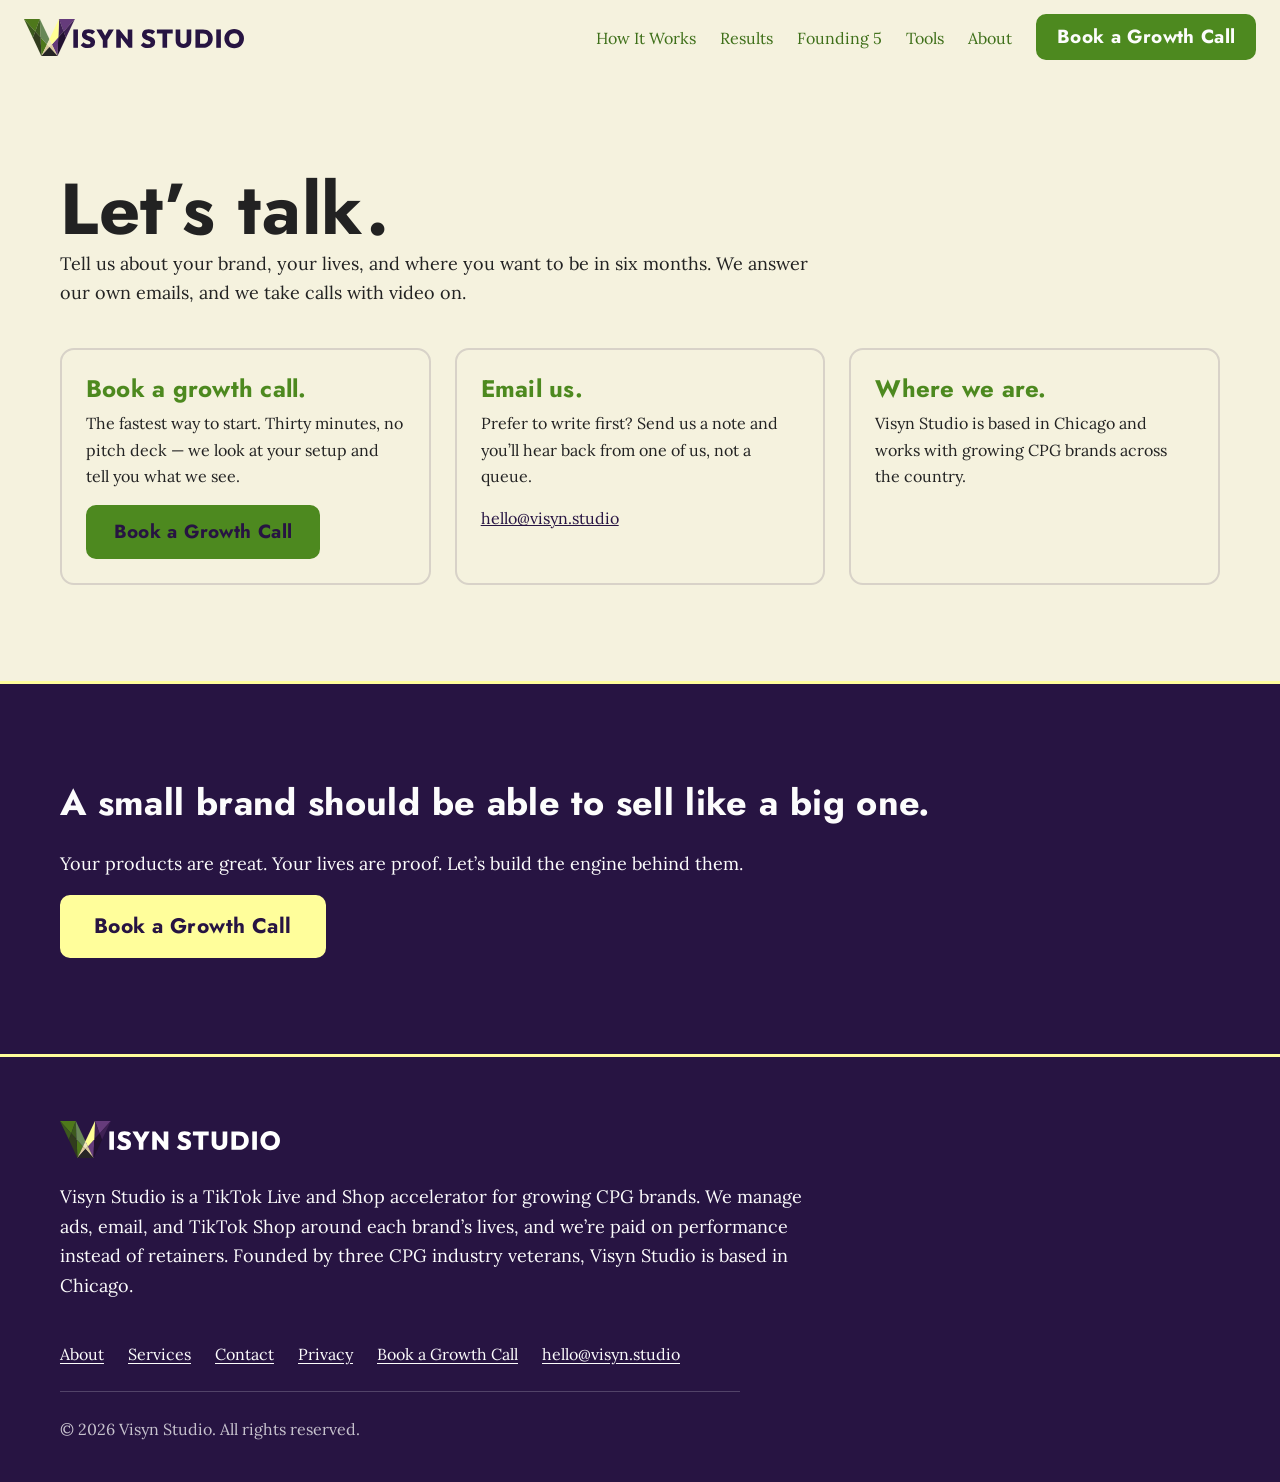
<file: contact.html>
<!DOCTYPE html>
<html lang="en">
<head>
<!-- Google tag (gtag.js) -->
<script async src="https://www.googletagmanager.com/gtag/js?id=G-XNC56YQGF5"></script>
<script>
  window.dataLayer = window.dataLayer || [];
  function gtag(){dataLayer.push(arguments);}
  gtag('js', new Date());

  gtag('config', 'G-XNC56YQGF5');
</script>

  <meta charset="UTF-8">
  <meta name="viewport" content="width=device-width, initial-scale=1.0">
  <link rel="icon" href="/favicon.ico" sizes="16x16 32x32 48x48">
  <link rel="icon" href="/assets/img/favicon/favicon-192.png" type="image/png" sizes="192x192">
  <link rel="apple-touch-icon" href="/assets/img/favicon/apple-touch-icon.png">
  <title>Contact — Visyn Studio</title>
  <meta name="description" content="Talk to Visyn Studio. Book a growth call or email us directly — we answer our own emails.">
  <meta property="og:title" content="Contact — Visyn Studio">
  <meta property="og:description" content="Book a growth call or email us directly — we answer our own emails.">
  <meta property="og:image" content="https://visyn.studio/assets/img/og-image.png">
  <meta property="og:url" content="https://visyn.studio/contact">
  <meta property="og:type" content="website">
  <meta name="twitter:card" content="summary_large_image">

  <link rel="preconnect" href="https://fonts.googleapis.com">
  <link rel="preconnect" href="https://fonts.gstatic.com" crossorigin>
  <link href="https://fonts.googleapis.com/css2?family=Jost:wght@400..700&family=Lora:ital,wght@0,400;0,600;1,400&display=swap" rel="stylesheet">
  <link rel="stylesheet" href="assets/css/styles.css">
</head>
<body>

<a class="skip-link" href="#main">Skip to content</a>

<nav class="nav" id="nav">
  <a href="/" class="nav-logo" aria-label="Visyn Studio — home">
    <img src="assets/img/logo/visyn-studio-logo.svg" alt="Visyn Studio" width="1872" height="314">
  </a>
  <button class="nav-hamburger" id="nav-hamburger" aria-label="Open menu" aria-expanded="false" aria-controls="nav-links">
    <span></span><span></span><span></span>
  </button>
  <ul class="nav-links" id="nav-links">
    <li><a href="/#how-it-works">How It Works</a></li>
    <li><a href="/#results">Results</a></li>
    <li><a href="/#founding-5">Founding 5</a></li>
    <li><a href="/#tools">Tools</a></li>
    <li><a href="/about">About</a></li>
  </ul>
  <a href="#" data-book class="btn btn--moss nav-cta">Book a Growth Call</a>
</nav>

<main id="main">

<section class="section" id="top">
  <div class="section-inner prose">
    <h1>Let’s talk.</h1>
    <p>Tell us about your brand, your lives, and where you want to be in six months. We answer our own emails, and we take calls with video on.</p>

    <div class="contact-methods">
      <div class="contact-card">
        <h3>Book a growth call.</h3>
        <p>The fastest way to start. Thirty minutes, no pitch deck — we look at your setup and tell you what we see.</p>
        <p><a href="#" data-book class="btn btn--moss">Book a Growth Call</a></p>
      </div>
      <div class="contact-card">
        <h3>Email us.</h3>
        <p>Prefer to write first? Send us a note and you’ll hear back from one of us, not a queue.</p>
        <p><a href="mailto:hello@visyn.studio">hello@visyn.studio</a></p>
      </div>
      <div class="contact-card">
        <h3>Where we are.</h3>
        <p>Visyn Studio is based in Chicago and works with growing CPG brands across the country.</p>
      </div>
    </div>
  </div>
</section>

<hr class="band-rule">

<section class="section section--dark" id="closing-cta">
  <div class="section-inner prose">
    <h2 class="section-title">A small brand should be able to sell like a big one.</h2>
    <p>Your products are great. Your lives are proof. Let’s build the engine behind them.</p>
    <p><a href="#" data-book class="btn btn--lime btn--large">Book a Growth Call</a></p>
  </div>
</section>

</main>

<hr class="band-rule">

<footer class="footer">
  <div class="footer-inner">
    <img src="assets/img/logo/visyn-studio-logo-dark-bg.svg" alt="Visyn Studio" class="footer-logo" width="1872" height="314">
    <p class="footer-blurb">Visyn Studio is a TikTok Live and Shop accelerator for growing CPG brands. We manage ads, email, and TikTok Shop around each brand’s lives, and we’re paid on performance instead of retainers. Founded by three CPG industry veterans, Visyn Studio is based in Chicago.</p>
    <ul class="footer-links">
      <li><a href="/about">About</a></li>
      <li><a href="/services">Services</a></li>
      <li><a href="/contact">Contact</a></li>
      <li><a href="/privacy">Privacy</a></li>
      <li><a href="#" data-book>Book a Growth Call</a></li>
      <li><a href="mailto:hello@visyn.studio">hello@visyn.studio</a></li>
    </ul>
    <p class="footer-fine">&copy; <span data-year>2026</span> Visyn Studio. All rights reserved.</p>
  </div>
</footer>

<div class="mobile-cta-bar" id="mobile-cta-bar">
  <a href="#" data-book class="btn btn--moss">Book a Growth Call</a>
</div>

<script src="assets/js/site.js"></script>

</body>
</html>
</file>
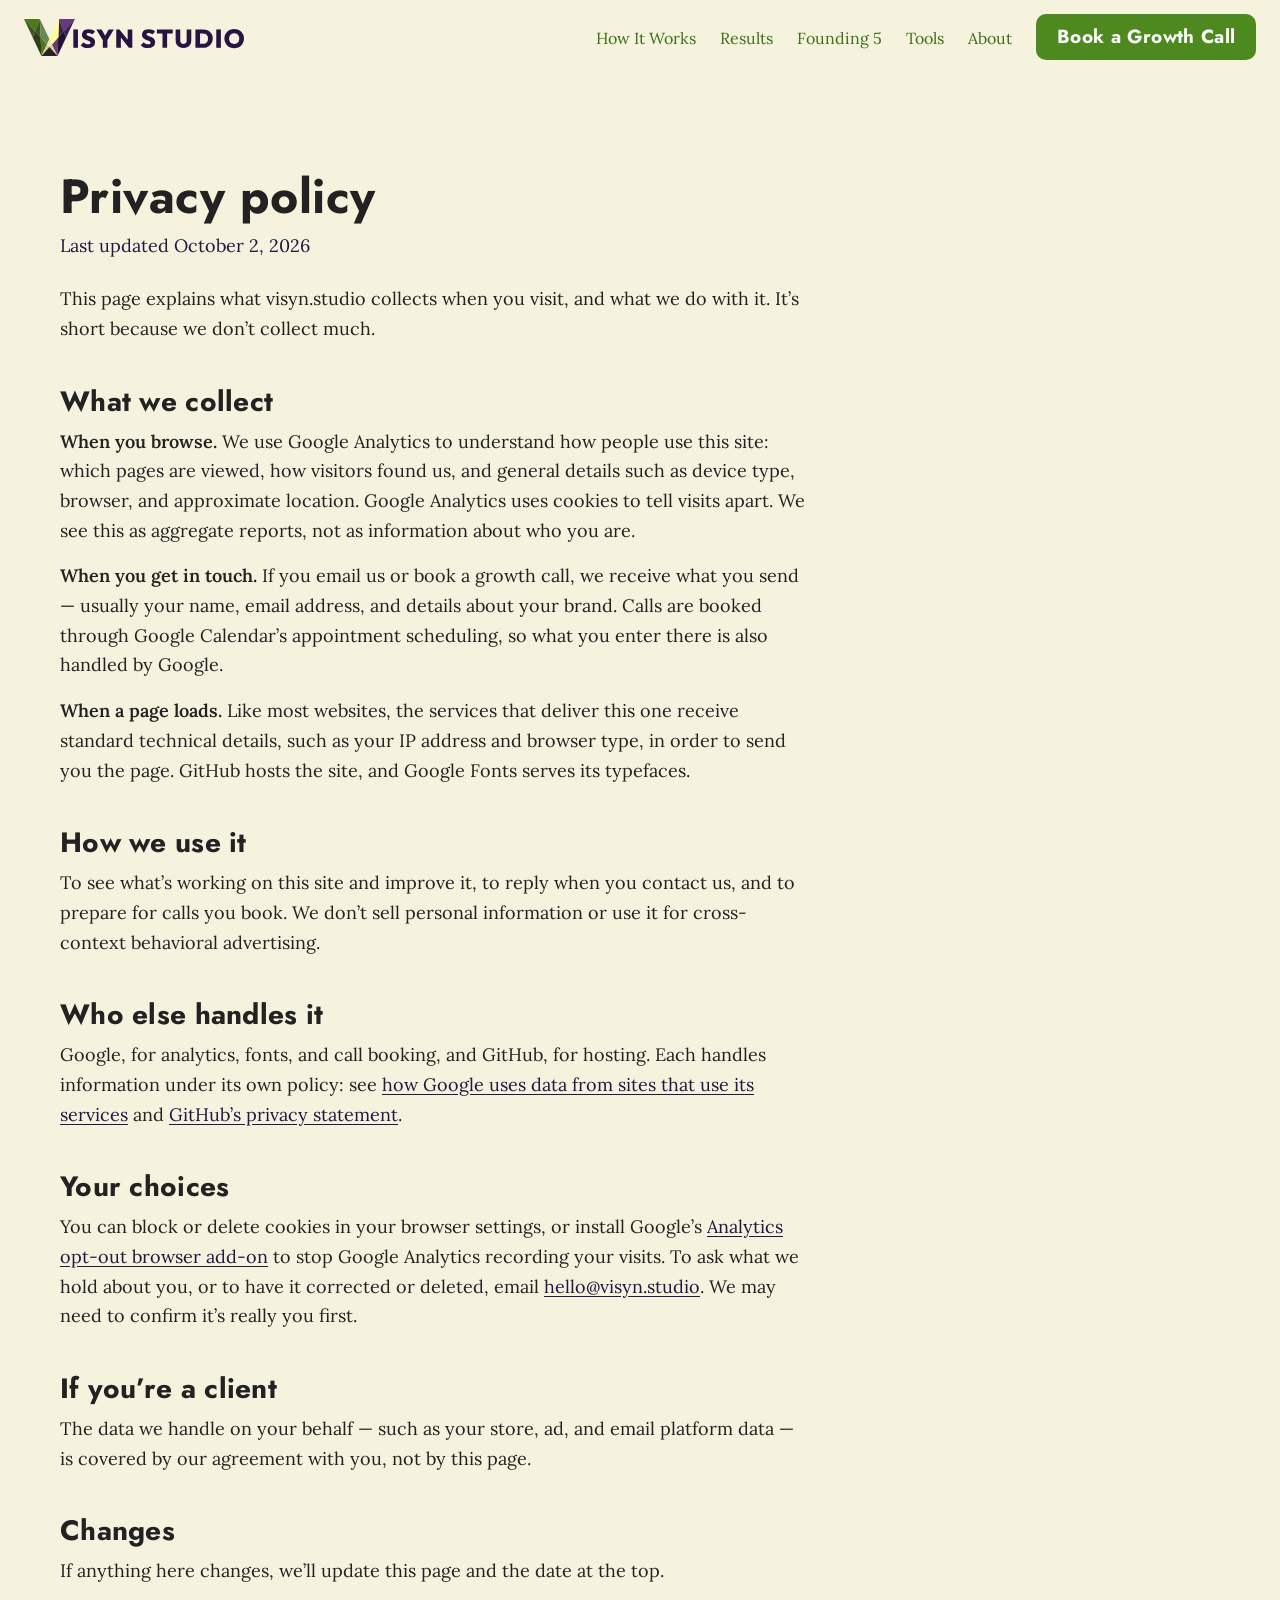
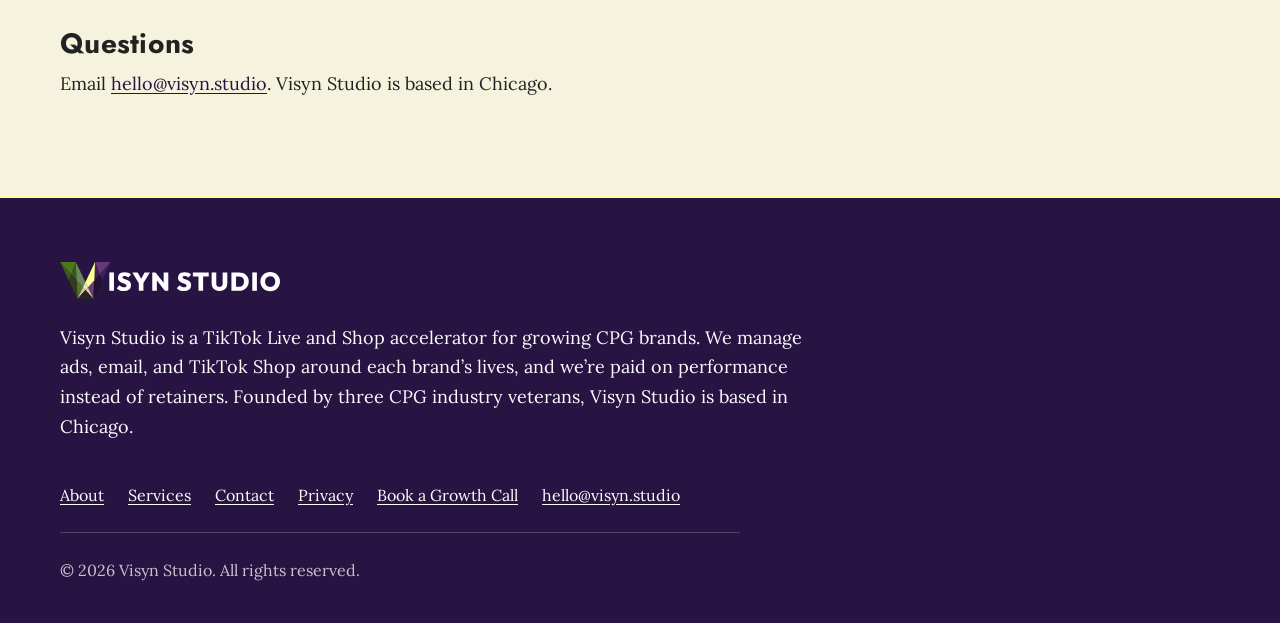
<file: privacy.html>
<!DOCTYPE html>
<html lang="en">
<head>
<!-- Google tag (gtag.js) -->
<script async src="https://www.googletagmanager.com/gtag/js?id=G-XNC56YQGF5"></script>
<script>
  window.dataLayer = window.dataLayer || [];
  function gtag(){dataLayer.push(arguments);}
  gtag('js', new Date());

  gtag('config', 'G-XNC56YQGF5');
</script>

  <meta charset="UTF-8">
  <meta name="viewport" content="width=device-width, initial-scale=1.0">
  <link rel="icon" href="/favicon.ico" sizes="16x16 32x32 48x48">
  <link rel="icon" href="/assets/img/favicon/favicon-192.png" type="image/png" sizes="192x192">
  <link rel="apple-touch-icon" href="/assets/img/favicon/apple-touch-icon.png">
  <title>Privacy — Visyn Studio</title>
  <meta name="description" content="What visyn.studio collects when you visit, and what we do with it.">
  <meta property="og:title" content="Privacy — Visyn Studio">
  <meta property="og:description" content="What visyn.studio collects when you visit, and what we do with it.">
  <meta property="og:image" content="https://visyn.studio/assets/img/og-image.png">
  <meta property="og:url" content="https://visyn.studio/privacy">
  <meta property="og:type" content="website">
  <meta name="twitter:card" content="summary_large_image">

  <link rel="preconnect" href="https://fonts.googleapis.com">
  <link rel="preconnect" href="https://fonts.gstatic.com" crossorigin>
  <link href="https://fonts.googleapis.com/css2?family=Jost:wght@400..700&family=Lora:ital,wght@0,400;0,600;1,400&display=swap" rel="stylesheet">
  <link rel="stylesheet" href="assets/css/styles.css">
</head>
<body>

<a class="skip-link" href="#main">Skip to content</a>

<nav class="nav" id="nav">
  <a href="/" class="nav-logo" aria-label="Visyn Studio — home">
    <img src="assets/img/logo/visyn-studio-logo.svg" alt="Visyn Studio" width="1872" height="314">
  </a>
  <button class="nav-hamburger" id="nav-hamburger" aria-label="Open menu" aria-expanded="false" aria-controls="nav-links">
    <span></span><span></span><span></span>
  </button>
  <ul class="nav-links" id="nav-links">
    <li><a href="/#how-it-works">How It Works</a></li>
    <li><a href="/#results">Results</a></li>
    <li><a href="/#founding-5">Founding 5</a></li>
    <li><a href="/#tools">Tools</a></li>
    <li><a href="/about">About</a></li>
  </ul>
  <a href="#" data-book class="btn btn--moss nav-cta">Book a Growth Call</a>
</nav>

<main id="main">

<section class="section policy" id="top">
  <div class="section-inner prose">
    <h1>Privacy policy</h1>
    <p class="policy-updated">Last updated October 2, 2026</p>
    <p>This page explains what visyn.studio collects when you visit, and what we do with it. It’s short because we don’t collect much.</p>

    <h2>What we collect</h2>
    <p><strong>When you browse.</strong> We use Google Analytics to understand how people use this site: which pages are viewed, how visitors found us, and general details such as device type, browser, and approximate location. Google Analytics uses cookies to tell visits apart. We see this as aggregate reports, not as information about who you are.</p>
    <p><strong>When you get in touch.</strong> If you email us or book a growth call, we receive what you send — usually your name, email address, and details about your brand. Calls are booked through Google Calendar’s appointment scheduling, so what you enter there is also handled by Google.</p>
    <p><strong>When a page loads.</strong> Like most websites, the services that deliver this one receive standard technical details, such as your IP address and browser type, in order to send you the page. GitHub hosts the site, and Google Fonts serves its typefaces.</p>

    <h2>How we use it</h2>
    <p>To see what’s working on this site and improve it, to reply when you contact us, and to prepare for calls you book. We don’t sell personal information or use it for cross-context behavioral advertising.</p>

    <h2>Who else handles it</h2>
    <p>Google, for analytics, fonts, and call booking, and GitHub, for hosting. Each handles information under its own policy: see <a href="https://policies.google.com/technologies/partner-sites">how Google uses data from sites that use its services</a> and <a href="https://docs.github.com/en/site-policy/privacy-policies/github-general-privacy-statement">GitHub’s privacy statement</a>.</p>

    <h2>Your choices</h2>
    <p>You can block or delete cookies in your browser settings, or install Google’s <a href="https://tools.google.com/dlpage/gaoptout">Analytics opt-out browser add-on</a> to stop Google Analytics recording your visits. To ask what we hold about you, or to have it corrected or deleted, email <a href="mailto:hello@visyn.studio">hello@visyn.studio</a>. We may need to confirm it’s really you first.</p>

    <h2>If you’re a client</h2>
    <p>The data we handle on your behalf — such as your store, ad, and email platform data — is covered by our agreement with you, not by this page.</p>

    <h2>Changes</h2>
    <p>If anything here changes, we’ll update this page and the date at the top.</p>

    <h2>Questions</h2>
    <p>Email <a href="mailto:hello@visyn.studio">hello@visyn.studio</a>. Visyn Studio is based in Chicago.</p>
  </div>
</section>

</main>

<hr class="band-rule">

<footer class="footer">
  <div class="footer-inner">
    <img src="assets/img/logo/visyn-studio-logo-dark-bg.svg" alt="Visyn Studio" class="footer-logo" width="1872" height="314">
    <p class="footer-blurb">Visyn Studio is a TikTok Live and Shop accelerator for growing CPG brands. We manage ads, email, and TikTok Shop around each brand’s lives, and we’re paid on performance instead of retainers. Founded by three CPG industry veterans, Visyn Studio is based in Chicago.</p>
    <ul class="footer-links">
      <li><a href="/about">About</a></li>
      <li><a href="/services">Services</a></li>
      <li><a href="/contact">Contact</a></li>
      <li><a href="/privacy">Privacy</a></li>
      <li><a href="#" data-book>Book a Growth Call</a></li>
      <li><a href="mailto:hello@visyn.studio">hello@visyn.studio</a></li>
    </ul>
    <p class="footer-fine">&copy; <span data-year>2026</span> Visyn Studio. All rights reserved.</p>
  </div>
</footer>

<script src="assets/js/site.js"></script>

</body>
</html>
</file>
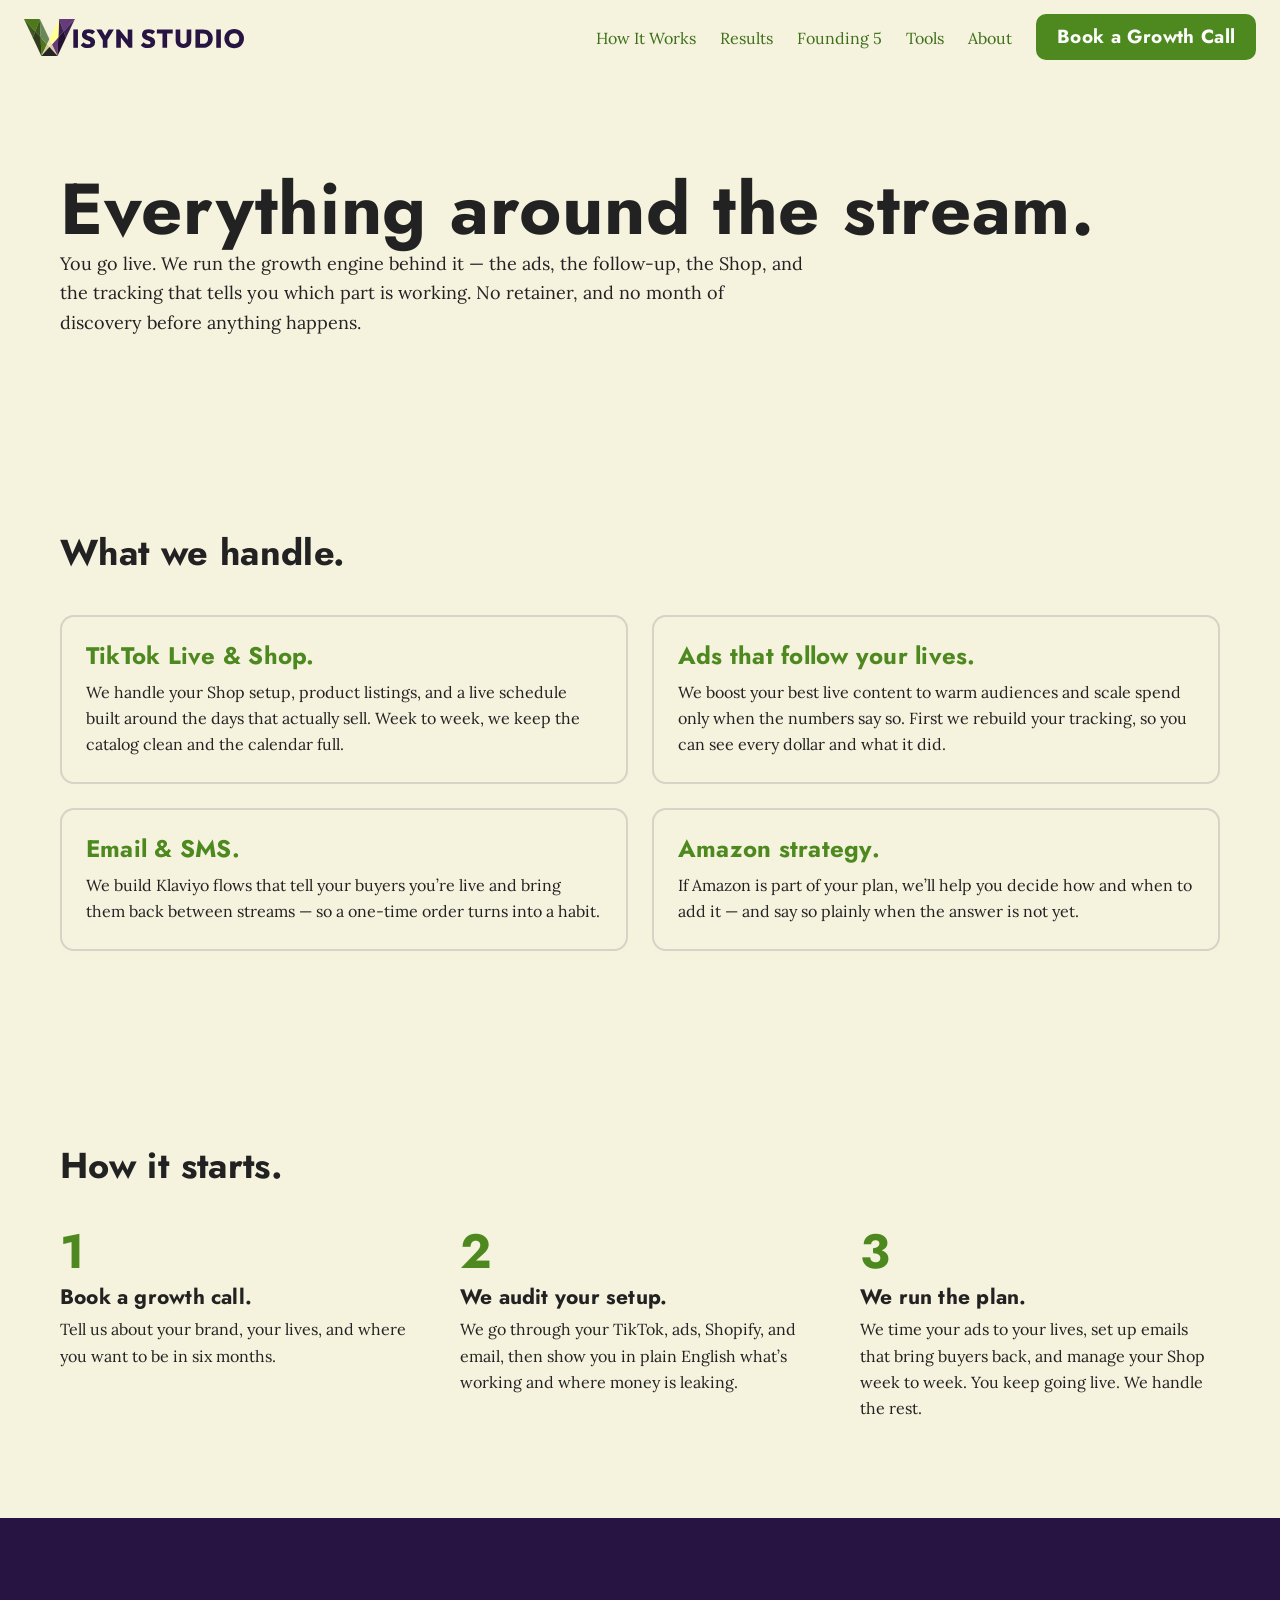
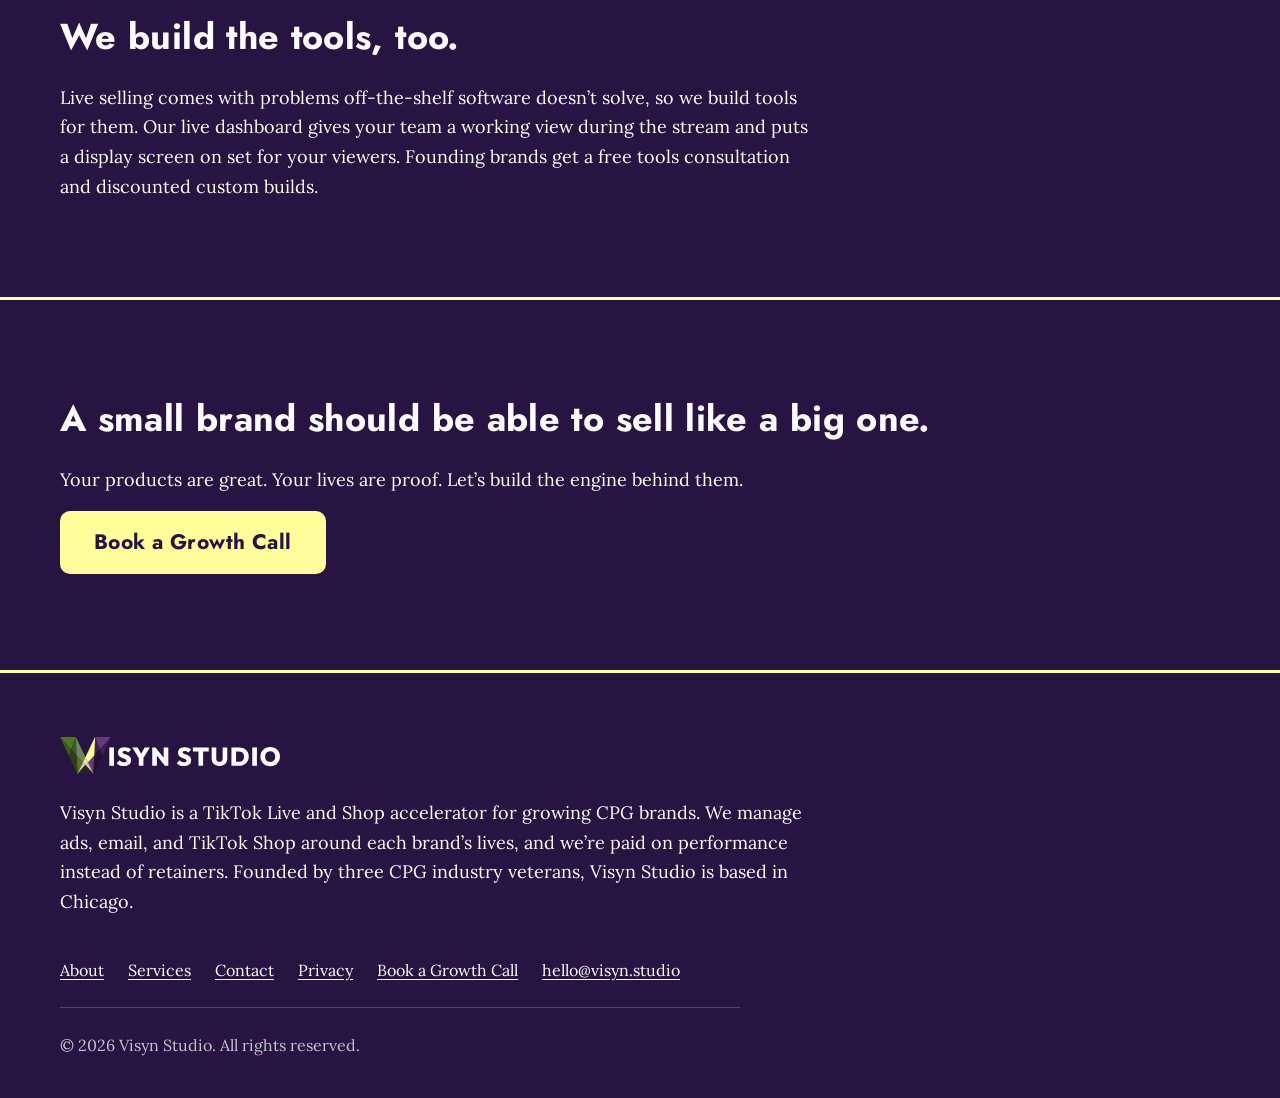
<file: services.html>
<!DOCTYPE html>
<html lang="en">
<head>
<!-- Google tag (gtag.js) -->
<script async src="https://www.googletagmanager.com/gtag/js?id=G-XNC56YQGF5"></script>
<script>
  window.dataLayer = window.dataLayer || [];
  function gtag(){dataLayer.push(arguments);}
  gtag('js', new Date());

  gtag('config', 'G-XNC56YQGF5');
</script>

  <meta charset="UTF-8">
  <meta name="viewport" content="width=device-width, initial-scale=1.0">
  <link rel="icon" href="/favicon.ico" sizes="16x16 32x32 48x48">
  <link rel="icon" href="/assets/img/favicon/favicon-192.png" type="image/png" sizes="192x192">
  <link rel="apple-touch-icon" href="/assets/img/favicon/apple-touch-icon.png">
  <title>What We Handle — Visyn Studio</title>
  <meta name="description" content="TikTok Live and Shop management, ads timed to your lives, email and SMS, Amazon strategy, and custom tools for live sellers. No retainer — we get paid when you grow.">
  <meta property="og:title" content="What We Handle — Visyn Studio">
  <meta property="og:description" content="TikTok Live and Shop management, ads timed to your lives, email and SMS, Amazon strategy, and custom tools for live sellers.">
  <meta property="og:image" content="https://visyn.studio/assets/img/og-image.png">
  <meta property="og:url" content="https://visyn.studio/services">
  <meta property="og:type" content="website">
  <meta name="twitter:card" content="summary_large_image">

  <link rel="preconnect" href="https://fonts.googleapis.com">
  <link rel="preconnect" href="https://fonts.gstatic.com" crossorigin>
  <link href="https://fonts.googleapis.com/css2?family=Jost:wght@400..700&family=Lora:ital,wght@0,400;0,600;1,400&display=swap" rel="stylesheet">
  <link rel="stylesheet" href="assets/css/styles.css">
</head>
<body>

<a class="skip-link" href="#main">Skip to content</a>

<nav class="nav" id="nav">
  <a href="/" class="nav-logo" aria-label="Visyn Studio — home">
    <img src="assets/img/logo/visyn-studio-logo.svg" alt="Visyn Studio" width="1872" height="314">
  </a>
  <button class="nav-hamburger" id="nav-hamburger" aria-label="Open menu" aria-expanded="false" aria-controls="nav-links">
    <span></span><span></span><span></span>
  </button>
  <ul class="nav-links" id="nav-links">
    <li><a href="/#how-it-works">How It Works</a></li>
    <li><a href="/#results">Results</a></li>
    <li><a href="/#founding-5">Founding 5</a></li>
    <li><a href="/#tools">Tools</a></li>
    <li><a href="/about">About</a></li>
  </ul>
  <a href="#" data-book class="btn btn--moss nav-cta">Book a Growth Call</a>
</nav>

<main id="main">

<section class="section" id="top">
  <div class="section-inner prose">
    <h1>Everything around the stream.</h1>
    <p>You go live. We run the growth engine behind it — the ads, the follow-up, the Shop, and the tracking that tells you which part is working. No retainer, and no month of discovery before anything happens.</p>
  </div>
</section>

<section class="section">
  <div class="section-inner">
    <h2 class="section-title">What we handle.</h2>
    <div class="handle-cards">
      <article class="handle-card">
        <h3>TikTok Live &amp; Shop.</h3>
        <p>We handle your Shop setup, product listings, and a live schedule built around the days that actually sell. Week to week, we keep the catalog clean and the calendar full.</p>
      </article>
      <article class="handle-card">
        <h3>Ads that follow your lives.</h3>
        <p>We boost your best live content to warm audiences and scale spend only when the numbers say so. First we rebuild your tracking, so you can see every dollar and what it did.</p>
      </article>
      <article class="handle-card">
        <h3>Email &amp; SMS.</h3>
        <p>We build Klaviyo flows that tell your buyers you’re live and bring them back between streams — so a one-time order turns into a habit.</p>
      </article>
      <article class="handle-card">
        <h3>Amazon strategy.</h3>
        <p>If Amazon is part of your plan, we’ll help you decide how and when to add it — and say so plainly when the answer is not yet.</p>
      </article>
    </div>
  </div>
</section>

<section class="section">
  <div class="section-inner">
    <h2 class="section-title">How it starts.</h2>
    <ol class="how-steps" role="list">
      <li class="how-step">
        <div class="how-numeral" aria-hidden="true">1</div>
        <h3>Book a growth call.</h3>
        <p>Tell us about your brand, your lives, and where you want to be in six months.</p>
      </li>
      <li class="how-step">
        <div class="how-numeral" aria-hidden="true">2</div>
        <h3>We audit your setup.</h3>
        <p>We go through your TikTok, ads, Shopify, and email, then show you in plain English what’s working and where money is leaking.</p>
      </li>
      <li class="how-step">
        <div class="how-numeral" aria-hidden="true">3</div>
        <h3>We run the plan.</h3>
        <p>We time your ads to your lives, set up emails that bring buyers back, and manage your Shop week to week. You keep going live. We handle the rest.</p>
      </li>
    </ol>
  </div>
</section>

<section class="section section--dark">
  <div class="section-inner prose">
    <h2 class="section-title">We build the tools, too.</h2>
    <p>Live selling comes with problems off-the-shelf software doesn’t solve, so we build tools for them. Our live dashboard gives your team a working view during the stream and puts a display screen on set for your viewers. Founding brands get a free tools consultation and discounted custom builds.</p>
  </div>
</section>

<hr class="band-rule">

<section class="section section--dark" id="closing-cta">
  <div class="section-inner prose">
    <h2 class="section-title">A small brand should be able to sell like a big one.</h2>
    <p>Your products are great. Your lives are proof. Let’s build the engine behind them.</p>
    <p><a href="#" data-book class="btn btn--lime btn--large">Book a Growth Call</a></p>
  </div>
</section>

</main>

<hr class="band-rule">

<footer class="footer">
  <div class="footer-inner">
    <img src="assets/img/logo/visyn-studio-logo-dark-bg.svg" alt="Visyn Studio" class="footer-logo" width="1872" height="314">
    <p class="footer-blurb">Visyn Studio is a TikTok Live and Shop accelerator for growing CPG brands. We manage ads, email, and TikTok Shop around each brand’s lives, and we’re paid on performance instead of retainers. Founded by three CPG industry veterans, Visyn Studio is based in Chicago.</p>
    <ul class="footer-links">
      <li><a href="/about">About</a></li>
      <li><a href="/services">Services</a></li>
      <li><a href="/contact">Contact</a></li>
      <li><a href="/privacy">Privacy</a></li>
      <li><a href="#" data-book>Book a Growth Call</a></li>
      <li><a href="mailto:hello@visyn.studio">hello@visyn.studio</a></li>
    </ul>
    <p class="footer-fine">&copy; <span data-year>2026</span> Visyn Studio. All rights reserved.</p>
  </div>
</footer>

<div class="mobile-cta-bar" id="mobile-cta-bar">
  <a href="#" data-book class="btn btn--moss">Book a Growth Call</a>
</div>

<script src="assets/js/site.js"></script>

</body>
</html>
</file>
<file: assets/css/styles.css>
/* =============================================================
   Visyn Studio — v2 (TikTok Live & Shop Accelerator)
   Design system per Site v2 build brief, Part 3.

   Palette note: Terracotta and Honey Bronze are RETIRED from the
   site palette. They survive only inside the logo artwork.
   ============================================================= */

/* -------------------------------------------------------------
   1. TOKENS
   ------------------------------------------------------------- */
:root {
  /* Core palette */
  --eggshell:   #F5F2DE; /* main page background */
  --amethyst:   #271442; /* hero, dark bands, footer; accent text on light */
  --moss:       #4D891F; /* primary CTAs on light, stat/step numbers, card headers */
  --lime-cream: #FFFE9B; /* Founding 5 background; CTA buttons on amethyst */
  --carbon:     #222222; /* body text on light sections */
  --near-white: #FCFCFC; /* body text on dark sections */

  /* Prism colours, sampled from the logo's V. Decorative only:
     spotlights, icon badges, chip markers. Never text. */
  --prism-green:      #4E781B;
  --prism-green-deep: #3C591E;
  --prism-olive:      #313C1D;
  --prism-sage:       #688857;
  --prism-violet:     #653B7B;
  --prism-plum:       #3E2154;
  --prism-night:      #221131;
  --prism-lime:       #FFFF94;
  --prism-cream:      #EFE6B9;

  /* Derived states (hovers only — no new hues) */
  --moss-deep:        #3E6F19; /* 5.34:1 on Eggshell — AA at body size */
  --lime-cream-hover: #F4F27E;
  --amethyst-hover:   #351C58;

  /* Tints, all mixed from the core palette */
  --amethyst-10: rgba(39, 20, 66, 0.10);
  --amethyst-14: rgba(39, 20, 66, 0.14);
  --amethyst-70: rgba(39, 20, 66, 0.70);
  --near-white-75: rgba(252, 252, 252, 0.75);
  --near-white-20: rgba(252, 252, 252, 0.20);

  /* Type */
  --font-display: 'Jost', sans-serif;         /* headings + button labels */
  --font-body:    'Lora', serif;              /* body copy */

  --text-sm:    1rem;      /* 16px */
  --text-base:  1.125rem;  /* 18px */
  --btn-label:  1.1875rem; /* 19px — WCAG bold-large floor, see buttons */
  --text-lg:    1.3125rem; /* 21px */
  --text-xl:    1.75rem;   /* 28px */
  --text-2xl:   2.25rem;   /* 36px */
  --text-3xl:   3rem;      /* 48px */
  --text-hero:  clamp(2.05rem, 6.4vw, 4.5rem);
  --text-stat:  clamp(3rem, 8vw, 4.5rem);

  --leading-tight:  1.08;
  --leading-snug:   1.25;
  --leading-body:   1.65;  /* brief: 1.6–1.7 */

  --measure: 68ch;         /* brief: keep Lora under ~75 characters */

  /* Space */
  --space-1: 0.5rem;
  --space-2: 1rem;
  --space-3: 1.5rem;
  --space-4: 2.5rem;
  --space-5: 4rem;
  --space-6: 6rem;
  --space-7: 8rem;

  /* Logo display widths. In the SVG lockup the prism V is nearly twice the
     height of the wordmark, so these run wide to keep the letters legible. */
  --logo-w:       220px;
  --logo-w-small: 176px;

  --container:     1160px;
  --container-pad: 1.5rem;
  --radius:        14px;
  --radius-sm:     10px;

  --ease: cubic-bezier(0.22, 0.61, 0.36, 1);
}

/* -------------------------------------------------------------
   2. RESET / BASE
   ------------------------------------------------------------- */
*, *::before, *::after { box-sizing: border-box; }

html { -webkit-text-size-adjust: 100%; scroll-behavior: smooth; }

body {
  margin: 0;
  background: var(--eggshell);
  color: var(--carbon);
  font-family: var(--font-body);
  font-size: var(--text-base);
  line-height: var(--leading-body);
  /* `clip` (not `hidden`) keeps the sticky nav working while still
     guaranteeing the page body never scrolls sideways. */
  overflow-x: clip;
}

img, video, svg { max-width: 100%; height: auto; display: block; }

h1, h2, h3, h4 {
  font-family: var(--font-display);
  font-weight: 700;       /* Jost is a light 400 — headings need 700 */
  line-height: var(--leading-snug);
  letter-spacing: 0.01em;
  margin: 0;
}

h1 { font-size: var(--text-hero); line-height: var(--leading-tight); }
h2 { font-size: var(--text-2xl); }
h3 { font-size: var(--text-lg); }

p { margin: 0 0 var(--space-2); max-width: var(--measure); }
p:last-child { margin-bottom: 0; }

a { color: inherit; }

/* -------------------------------------------------------------
   3. FOCUS — visible on every interactive element
   ------------------------------------------------------------- */
:focus-visible {
  outline: 3px solid var(--amethyst);
  outline-offset: 3px;
  border-radius: 4px;
}
.hero :focus-visible,
.section--dark :focus-visible,
.footer :focus-visible {
  outline-color: var(--lime-cream);
}
.founding :focus-visible { outline-color: var(--amethyst); }

.skip-link {
  position: absolute;
  left: -9999px;
  top: 0;
  z-index: 200;
  background: var(--amethyst);
  color: var(--near-white);
  font-family: var(--font-display);
  font-weight: 700;
  font-size: var(--text-base);
  padding: var(--space-1) var(--space-2);
  border-radius: 0 0 var(--radius-sm) 0;
}
.skip-link:focus { left: 0; }

/* Visually hidden, still read by screen readers. */
.sr-only {
  position: absolute;
  width: 1px; height: 1px;
  padding: 0; margin: -1px;
  overflow: hidden;
  clip: rect(0 0 0 0);
  clip-path: inset(50%);
  white-space: nowrap;
  border: 0;
}

/* -------------------------------------------------------------
   4. LAYOUT
   ------------------------------------------------------------- */
.section { padding: var(--space-6) var(--container-pad); }
.section-inner { max-width: var(--container); margin: 0 auto; }

.section--dark {
  background: var(--amethyst);
  color: var(--near-white);
}
.section--dark h1,
.section--dark h2,
.section--dark h3 { color: var(--near-white); }

.section-title { margin-bottom: var(--space-3); }
.section-lede {
  font-size: var(--text-lg);
  margin-bottom: var(--space-4);
}

/* Two Amethyst bands sit back to back at the foot of the page.
   A thin Lime Cream rule plus extra space keeps them reading as
   two separate sections rather than one long block. */
.band-rule {
  height: 3px;
  background: var(--lime-cream);
  border: 0;
  margin: 0;
}

/* -------------------------------------------------------------
   5. BUTTONS
   Contrast rules (Part 3):
   - Near White on Moss is 4.17:1 → AA for LARGE text only. WCAG counts
     "large" as >=24px at any weight, or >=18.66px at 700+. Jost 400 is
     light, so every Moss button label is Jost 700 at 19px (--btn-label).
     Lowering either the weight or the size breaks AA.
   - On Amethyst sections, primary buttons are Lime Cream with an
     Amethyst label.
   ------------------------------------------------------------- */
.btn {
  display: inline-flex;
  align-items: center;
  justify-content: center;
  gap: 0.5rem;
  font-family: var(--font-display);
  font-weight: 700;
  font-size: var(--btn-label);   /* 19px floor — do not reduce, see note above */
  line-height: 1.2;
  letter-spacing: 0.02em;
  text-decoration: none;
  padding: 0.85rem 1.6rem;
  border-radius: var(--radius-sm);
  border: 2px solid transparent;
  cursor: pointer;
  transition: background-color 160ms var(--ease),
              border-color 160ms var(--ease),
              color 160ms var(--ease);
}

/* Primary CTA on light sections */
.btn--moss {
  background: var(--moss);
  color: var(--near-white);
  border-color: var(--moss);
}
.btn--moss:hover { background: var(--moss-deep); border-color: var(--moss-deep); }

/* Primary CTA on Amethyst sections */
.btn--lime {
  background: var(--lime-cream);
  color: var(--amethyst);
  border-color: var(--lime-cream);
}
.btn--lime:hover { background: var(--lime-cream-hover); border-color: var(--lime-cream-hover); }

/* Secondary on Amethyst */
.btn--ghost-light {
  background: transparent;
  color: var(--near-white);
  border-color: var(--near-white);
}
.btn--ghost-light:hover { background: var(--near-white); color: var(--amethyst); }

/* Secondary on light */
.btn--ghost-dark {
  background: transparent;
  color: var(--amethyst);
  border-color: var(--amethyst);
}
.btn--ghost-dark:hover { background: var(--amethyst); color: var(--near-white); }

.btn--large { font-size: var(--text-lg); padding: 1.05rem 2rem; }

/* -------------------------------------------------------------
   6. NAV — Eggshell background, Carbon links, Moss CTA
   ------------------------------------------------------------- */
.nav {
  position: sticky;
  top: 0;
  z-index: 100;
  display: flex;
  align-items: center;
  gap: var(--space-3);
  padding: 0.9rem var(--container-pad);
  background: var(--eggshell);
  transition: box-shadow 160ms var(--ease);
}
.nav.scrolled { box-shadow: 0 2px 14px var(--amethyst-10); }

.nav-logo { display: inline-flex; margin-right: auto; }
.nav-logo img { width: var(--logo-w); }

.nav-links {
  display: flex;
  align-items: center;
  gap: var(--space-3);
  list-style: none;
  margin: 0;
  padding: 0;
}
.nav-links a {
  font-family: var(--font-body);
  font-size: var(--text-sm);
  color: var(--moss-deep);
  text-decoration: none;
  padding: 0.35rem 0;
  border-bottom: 2px solid transparent;
  transition: border-color 160ms var(--ease), color 160ms var(--ease);
}
.nav-links a:hover {
  color: var(--amethyst);
  border-bottom-color: var(--moss-deep);
}

.nav-cta { padding: 0.6rem 1.15rem; }

.nav-hamburger {
  display: none;
  flex-direction: column;
  justify-content: center;
  gap: 5px;
  width: 44px;
  height: 44px;
  padding: 0;
  background: transparent;
  border: 0;
  cursor: pointer;
}
.nav-hamburger span {
  display: block;
  height: 2px;
  width: 24px;
  margin: 0 auto;
  background: var(--carbon);
}

/* -------------------------------------------------------------
   7. HERO — Amethyst, Near White, Lime Cream CTA
   Spotlights in the prism colours sweep up from the bottom edge,
   like searchlights over a theatre marquee. The prism V sits in
   the right column on desktop and behind the copy, faded, on
   phones. All of it is decorative (aria-hidden).
   ------------------------------------------------------------- */
.hero {
  position: relative;
  overflow: hidden;
  isolation: isolate;
  background: var(--amethyst);
  color: var(--near-white);
  padding: var(--space-7) var(--container-pad);
}
.hero-inner {
  position: relative;
  z-index: 1;
  max-width: var(--container);
  margin: 0 auto;
  display: grid;
  grid-template-columns: minmax(0, 1.15fr) minmax(0, 0.85fr);
  align-items: center;
  gap: var(--space-4);
}
.hero-copy { min-width: 0; }

/* The hero eyebrow is the ONLY eyebrow label on the page, and it is
   sentence case — there are no all-caps labels anywhere on the site. */
.hero-eyebrow {
  font-family: var(--font-body);
  font-size: var(--text-sm);
  color: var(--lime-cream);
  margin-bottom: var(--space-2);
  max-width: var(--measure);
}

.hero-headline { max-width: 18ch; margin-bottom: var(--space-3); text-wrap: balance; }

.hero-subhead {
  font-size: var(--text-lg);
  color: var(--near-white);
  margin-bottom: var(--space-4);
}

.hero-ctas { display: flex; flex-wrap: wrap; gap: var(--space-2); }

/* Prism V. Facet opacities come from each path's --o. */
.hero-prism {
  --prism-o: 1;
  width: 100%;
  max-width: 520px;
  justify-self: end;
  overflow: visible;
  opacity: var(--prism-o);
}
.hero-prism .facet { fill: var(--near-white); fill-opacity: var(--o); }
.hero-prism .facet--lime { fill: var(--lime-cream); }

/* Spotlights. Each beam is a soft cone (a conic gradient pivoting on the
   bottom-centre of its box) that fades out as it rises. Peak alphas are
   kept low so Near White and Lime Cream text stay above 4.5:1 wherever
   beams cross it — tests sample the rendered pixels to prove it. */
.hero-lights {
  position: absolute;
  inset: 0;
  z-index: 0;
  pointer-events: none;
}
.beam {
  position: absolute;
  bottom: -2%;
  left: var(--x);
  width: 44rem;
  height: 135%;
  margin-left: -22rem;
  transform-origin: 50% 100%;
  rotate: var(--from);
  background: conic-gradient(from -11deg at 50% 100%,
    transparent 0deg,
    var(--beam-soft) 5deg,
    var(--beam) 11deg,
    var(--beam-soft) 17deg,
    transparent 22deg);
  -webkit-mask-image: linear-gradient(to top, #000 0%, rgba(0, 0, 0, 0.55) 45%, transparent 92%);
          mask-image: linear-gradient(to top, #000 0%, rgba(0, 0, 0, 0.55) 45%, transparent 92%);
}
.beam--lime   { --x: 12%; --from: -10deg; --to: 38deg;  --t: 12s; --d: -3s;
                --beam: rgba(255, 255, 148, 0.30); --beam-soft: rgba(255, 255, 148, 0.10); }
.beam--violet { --x: 40%; --from: 28deg;  --to: -26deg; --t: 14s; --d: -9s;
                --beam: rgba(101, 59, 123, 0.80);  --beam-soft: rgba(101, 59, 123, 0.30); }
.beam--green  { --x: 68%; --from: -30deg; --to: 20deg;  --t: 10s; --d: -1s;
                --beam: rgba(104, 136, 87, 0.48);  --beam-soft: rgba(104, 136, 87, 0.16); }
.beam--cream  { --x: 90%; --from: 8deg;   --to: -40deg; --t: 16s; --d: -6s;
                --beam: rgba(239, 230, 185, 0.24); --beam-soft: rgba(239, 230, 185, 0.08); }

@media (prefers-reduced-motion: no-preference) {
  /* Copy rises in once on load. */
  .hero-copy > * {
    animation: hero-rise 620ms var(--ease) both;
  }
  .hero-copy > *:nth-child(2) { animation-delay: 70ms; }
  .hero-copy > *:nth-child(3) { animation-delay: 140ms; }
  .hero-copy > *:nth-child(4) { animation-delay: 210ms; }
  .hero-prism { animation: prism-in 900ms var(--ease) 180ms both; }

  /* Ambient: beams sweep, prism facets catch the light. These loop, so
     the pause button in the hero's corner stops them (WCAG 2.2.2). */
  .beam { animation: sweep var(--t) ease-in-out var(--d) infinite alternate; }
  .hero-prism .facet--glint { animation: glint 7s ease-in-out infinite; }
  .hero-prism .facet--glint:nth-of-type(6) { animation-delay: -2.4s; }
  .hero-prism .facet--glint:nth-of-type(9) { animation-delay: -4.8s; }
  .hero-prism .facet--lime { animation: lime-glow 7s ease-in-out -1.2s infinite; }
}
@keyframes hero-rise {
  from { opacity: 0; transform: translateY(14px); }
  to   { opacity: 1; transform: none; }
}
@keyframes prism-in {
  from { opacity: 0; transform: scale(0.94); }
  to   { opacity: var(--prism-o); transform: none; }
}
@keyframes sweep {
  from { rotate: var(--from); }
  to   { rotate: var(--to); }
}
@keyframes glint     { 50% { fill-opacity: calc(var(--o) + 0.16); } }
@keyframes lime-glow { 50% { fill-opacity: 1; } }

/* -------------------------------------------------------------
   7b. PAUSE BUTTON — bottom-right corner of the hero
   Stops every looping animation on the page (WCAG 2.2.2): the
   spotlights, prism glint, live icon and its broadcast rings.
   ------------------------------------------------------------- */
.motion-toggle {
  position: absolute;
  z-index: 2;
  right: max(var(--container-pad), calc((100% - var(--container)) / 2));
  bottom: 1.25rem;
  display: grid;
  place-items: center;
  width: 44px;
  height: 44px;
  padding: 0;
  color: var(--near-white);
  background: rgba(39, 20, 66, 0.6);   /* keeps the ring legible over a passing beam */
  border: 2px solid var(--near-white-75);
  border-radius: 50%;
  cursor: pointer;
  transition: background-color 160ms var(--ease), border-color 160ms var(--ease), color 160ms var(--ease);
}
.motion-toggle:hover {
  color: var(--amethyst);
  background: var(--lime-cream);
  border-color: var(--lime-cream);
}
.motion-toggle:focus-visible { border-radius: 50%; }
.motion-toggle svg {
  width: 18px;
  height: 18px;
  fill: none;
  stroke: currentColor;
  stroke-width: 2.6;
  stroke-linecap: round;
  stroke-linejoin: round;
}
.motion-toggle .icon-play { display: none; fill: currentColor; stroke-width: 1.5; }
.motion-toggle[aria-pressed="true"] .icon-pause { display: none; }
.motion-toggle[aria-pressed="true"] .icon-play { display: block; }

.motion-paused .beam,
.motion-paused .hero-prism .facet,
.motion-paused .live-wave,
.motion-paused .tile--live::before { animation-play-state: paused !important; }

/* -------------------------------------------------------------
   8. THE PROBLEM — prose beside an illustrative chart
   ------------------------------------------------------------- */
.prose p + p { margin-top: var(--space-2); }
.prose p { font-size: var(--text-base); }

.problem {
  display: grid;
  grid-template-columns: minmax(0, 1fr) minmax(0, 1.2fr);
  gap: var(--space-5);
  align-items: center;
}

.chart {
  margin: 0;
  min-width: 0;
  padding: var(--space-3);
  background: var(--near-white);
  border-radius: var(--radius);
  box-shadow: 0 1px 0 var(--amethyst-14), 0 14px 34px -22px rgba(39, 20, 66, 0.45);
}

/* Toggle doubles as the legend: each button carries its line's swatch. */
.chart-toggle {
  display: flex;
  flex-wrap: wrap;
  gap: 0.5rem;
  margin-bottom: var(--space-3);
}
.chart-btn {
  display: inline-flex;
  align-items: center;
  gap: 0.6rem;
  padding: 0.45rem 1rem;
  font-family: var(--font-display);
  font-weight: 700;
  font-size: 1rem;
  line-height: 1.2;
  color: var(--amethyst);
  background: transparent;
  border: 2px solid var(--amethyst-14);
  border-radius: 999px;
  cursor: pointer;
  transition: background-color 160ms var(--ease), border-color 160ms var(--ease);
}
.chart-btn:hover { border-color: var(--amethyst); }
.chart-btn[aria-pressed="true"] {
  background: var(--lime-cream);
  border-color: var(--amethyst);
}
.swatch {
  display: block;
  width: 24px;
  border-top: 3.5px solid var(--moss-deep);
}
.swatch--dash { border-top: 2.5px dashed rgba(34, 34, 34, 0.7); }

.chart-plot {
  position: relative;
  aspect-ratio: 640 / 260;
}
.chart-plot svg {
  position: absolute;
  inset: 0;
  width: 100%;
  height: 100%;
  overflow: visible;
}
.chart-onair { fill: var(--lime-cream); }
.chart-axis {
  stroke: var(--carbon);
  stroke-opacity: 0.35;
  stroke-width: 1.5;
  vector-effect: non-scaling-stroke;
}
.chart-line {
  fill: none;
  stroke-linecap: round;
  stroke-linejoin: round;
  vector-effect: non-scaling-stroke;
}
.chart-line--without {
  stroke: var(--carbon);
  stroke-opacity: 0.55;
  stroke-width: 2.5;
  stroke-dasharray: 7 6;
  transition: stroke-opacity 400ms var(--ease);
}
.chart-line--with { stroke: var(--moss-deep); stroke-width: 3.5; }
.chart[data-show="with"] .chart-line--without { stroke-opacity: 0.32; }

.chart-label,
.chart-note,
.chart-dot {
  position: absolute;
  left: var(--x);
  top: var(--y);
}
.chart-label {
  transform: translate(-50%, -50%);
  font-family: var(--font-display);
  font-weight: 600;
  font-size: 0.875rem;
  line-height: 1.2;
  color: var(--carbon);
  white-space: nowrap;
}
.chart-label--onair { font-weight: 700; color: var(--amethyst); }
.chart-label--end { transform: translate(-100%, -50%); }
.chart-label--y { transform: translate(-50%, -50%) rotate(-90deg); }

/* Notes sit in the clear bands above and below the lines, not on them. */
.chart-note {
  transform: translate(-50%, -50%);
  padding: 0.1rem 0.4rem;
  font-size: 0.9375rem;
  line-height: 1.3;
  color: var(--carbon);
  white-space: nowrap;
  background: var(--near-white);
  border-radius: 4px;
}
.chart-dot {
  width: 12px;
  height: 12px;
  margin: -6px 0 0 -6px;
  border-radius: 50%;
  background: var(--moss-deep);
  box-shadow: 0 0 0 4px var(--near-white);
}

/* Draw-in. JS adds .chart--live and steps data-show through
   none → without → with. Each line is revealed by a clip rect that
   scales from the left edge, so the dashed line can wipe in too.
   Without JS everything simply shows. */
.chart-wipe { transform-box: view-box; transform-origin: 0 0; }
.chart--live .chart-wipe {
  transform: scaleX(0);
  transition: transform 1.5s cubic-bezier(0.45, 0.05, 0.35, 1);
}
.chart--live .chart-wipe--with { transition-duration: 1.9s; }
.chart--live[data-show="without"] .chart-wipe--without,
.chart--live[data-show="with"] .chart-wipe { transform: scaleX(1); }
.chart--live[data-show="without"] .chart-wipe--with { transition-duration: 0.5s; }

.chart--live .chart-dot,
.chart--live .chart-note {
  opacity: 0;
  transition: opacity 350ms var(--ease), scale 350ms var(--ease);
}
.chart--live .chart-dot { scale: 0.3; }
.chart--live[data-show="with"] .chart-dot,
.chart--live[data-show="with"] .chart-note {
  opacity: 1;
  scale: 1;
  transition-delay: calc(0.9s + var(--i) * 0.45s);
}

.chart-caption {
  margin-top: var(--space-2);
  font-size: 0.875rem;
  color: var(--carbon);
}

/* -------------------------------------------------------------
   8b. THE GUIDE — the 35+ figure leads. No founder names or photos
   on the homepage; those live on About.
   ------------------------------------------------------------- */
.guide {
  display: grid;
  grid-template-columns: minmax(0, 0.8fr) minmax(0, 1.2fr);
  gap: var(--space-5);
  align-items: center;
}
.big-num {
  margin: 0;
  font-family: var(--font-display);
  font-weight: 700;
  font-size: clamp(6rem, 15vw, 11rem);   /* Moss on Eggshell: far above 24px */
  line-height: 0.9;
  letter-spacing: -0.02em;
  color: var(--moss);
  font-variant-numeric: tabular-nums;
}
.big-num-label {
  margin-top: var(--space-2);
  max-width: 20ch;
  font-family: var(--font-display);
  font-weight: 600;
  font-size: 1.25rem;
  line-height: 1.35;
  color: var(--amethyst);
}
.chips {
  display: flex;
  flex-wrap: wrap;
  gap: 0.6rem;
  margin: var(--space-3) 0 0;
  padding: 0;
  list-style: none;
}
.chips li {
  display: inline-flex;
  align-items: center;
  gap: 0.6rem;
  padding: 0.5rem 1rem;
  font-family: var(--font-display);
  font-weight: 600;
  font-size: 1rem;
  line-height: 1.3;
  color: var(--amethyst);
  border: 2px solid var(--amethyst);
  border-radius: 22px;
}
/* A prism-coloured facet in front of each chip. */
.chips li::before {
  content: "";
  flex: none;
  width: 9px;
  height: 9px;
  rotate: 45deg;
  background: var(--prism-green);
}
.chips li:nth-child(2)::before { background: var(--prism-violet); }
.chips li:nth-child(3)::before { background: var(--prism-plum); }

/* -------------------------------------------------------------
   9. HOW IT WORKS
   Numbered markers appear ONLY here, because this content is a
   real sequence. Do not add numerals to any other section.
   ------------------------------------------------------------- */
.how-steps {
  list-style: none;
  margin: 0;
  padding: 0;
  display: grid;
  grid-template-columns: repeat(3, 1fr);
  gap: var(--space-4);
  margin-top: var(--space-4);
}
.how-step { min-width: 0; }

.how-numeral {
  font-family: var(--font-display);
  font-weight: 700;
  font-size: var(--text-3xl);   /* large — Moss on Eggshell is fine at this size */
  line-height: 1;
  color: var(--moss);
  margin-bottom: var(--space-1);
}
.how-step h3 { margin-bottom: 0.4rem; }
.how-step p { font-size: var(--text-sm); }

/* -------------------------------------------------------------
   10. WHAT WE HANDLE — cards (Services page)
   Deliberately NOT numbered.
   ------------------------------------------------------------- */
.handle-cards {
  display: grid;
  grid-template-columns: repeat(2, 1fr);
  gap: var(--space-3);
  margin-top: var(--space-4);
}
.handle-card {
  min-width: 0;
  padding: var(--space-3);
  background: var(--eggshell);
  border: 2px solid var(--amethyst-14);
  border-radius: var(--radius);
}
/* Card headers in Moss. Held at 24px so Moss-on-Eggshell stays in
   WCAG "large text" territory — never drop this below 1.5rem. */
.handle-card h3 {
  font-size: 1.5rem;
  color: var(--moss);
  margin-bottom: 0.5rem;
}
.handle-card p { font-size: var(--text-sm); }

/* -------------------------------------------------------------
   10b. WHAT WE HANDLE + TOOLS — homepage bento
   The core service gets the biggest tile. Tools is the fifth tile
   (id="tools" for the nav link). Icons sit on faceted badges in
   the prism colours; hovering a tile turns the facets.
   ------------------------------------------------------------- */
@property --facet-turn {
  syntax: "<angle>";
  inherits: false;
  initial-value: 0deg;
}

.bento {
  display: grid;
  grid-template-columns: repeat(6, minmax(0, 1fr));
  gap: var(--space-2);
  margin-top: var(--space-4);
}
.tile {
  display: flex;
  flex-direction: column;
  gap: 0.75rem;
  min-width: 0;
  padding: var(--space-3);
  border-radius: 18px;
}
.tile h3 { font-size: 1.5rem; line-height: 1.15; }
.tile p { font-size: var(--text-sm); }

.tile--live {
  --ring-c: calc(var(--space-4) + 38px);   /* centre of the large badge */
  position: relative;
  isolation: isolate;
  overflow: hidden;
  grid-column: span 4;
  grid-row: span 2;
  padding: var(--space-4);
  background: var(--lime-cream);
  color: var(--amethyst);
}
/* Broadcast rings radiate from the live icon across the tile. */
@property --ripple {
  syntax: "<length>";
  inherits: false;
  initial-value: 0px;
}
.tile--live::before {
  content: "";
  position: absolute;
  inset: 0;
  z-index: -1;
  pointer-events: none;
  background: repeating-radial-gradient(circle at var(--ring-c) var(--ring-c),
    transparent var(--ripple),
    transparent calc(var(--ripple) + 40px),
    rgba(39, 20, 66, 0.10) calc(var(--ripple) + 40px),
    rgba(39, 20, 66, 0.10) calc(var(--ripple) + 42px));
  -webkit-mask-image: radial-gradient(circle at var(--ring-c) var(--ring-c), #000 0, transparent 560px);
          mask-image: radial-gradient(circle at var(--ring-c) var(--ring-c), #000 0, transparent 560px);
}
.tile--live h3 {
  margin-top: auto;
  max-width: 14ch;
  font-size: clamp(2rem, 3.6vw, 2.75rem);
  line-height: 1.08;
}
.tile--live p { max-width: 44ch; font-size: var(--text-base); color: var(--carbon); }

.tile--ads {
  grid-column: span 2;
  background: var(--amethyst);
  color: var(--near-white);
}
.tile--email {
  grid-column: span 2;
  background: var(--eggshell);
  box-shadow: inset 0 0 0 2px var(--amethyst-14);
  color: var(--amethyst);
}
.tile--email p { color: var(--carbon); }
.tile--amazon {
  grid-column: span 3;
  background: var(--near-white);
  box-shadow: inset 0 0 0 2px var(--amethyst-10);
  color: var(--amethyst);
}
.tile--amazon p { color: var(--carbon); }
.tile--tools {
  grid-column: span 3;
  background: var(--moss-deep);   /* Near White on Moss Deep: 5.86:1 */
  color: var(--near-white);
  scroll-margin-top: 6.5rem;      /* clears the sticky nav on /#tools */
}

.facet-badge {
  --facet-turn: 0deg;
  flex: none;
  display: grid;
  place-items: center;
  width: 56px;
  height: 56px;
  border-radius: 14px;
  background: conic-gradient(from calc(var(--facet-from, 20deg) + var(--facet-turn)) at 30% 70%,
    var(--f1) 0 24%,
    var(--f2) 0 46%,
    var(--prism-lime) 0 51%,
    var(--f3) 0 74%,
    var(--f4) 0 100%);
  box-shadow: 0 8px 18px -10px rgba(34, 17, 49, 0.6);
  transition: --facet-turn 700ms var(--ease);
}
.tile:hover .facet-badge { --facet-turn: 48deg; }
.facet-badge svg {
  width: 30px;
  height: 30px;
  fill: none;
  stroke: var(--near-white);
  stroke-width: 2;
  stroke-linecap: round;
  stroke-linejoin: round;
}
.facet-badge--large { width: 76px; height: 76px; border-radius: 18px; }
.facet-badge--large svg { width: 42px; height: 42px; }

/* Each badge takes the facets that stand out from its tile. */
.tile--live   .facet-badge { --facet-from: 20deg;
  --f1: var(--prism-violet); --f2: var(--prism-plum); --f3: var(--prism-green); --f4: var(--prism-night); }
.tile--ads    .facet-badge { --facet-from: 80deg;
  --f1: var(--prism-green); --f2: var(--prism-sage); --f3: var(--prism-green-deep); --f4: var(--prism-olive); }
.tile--email  .facet-badge { --facet-from: 140deg;
  --f1: var(--prism-plum); --f2: var(--prism-violet); --f3: var(--prism-night); --f4: var(--prism-green); }
.tile--amazon .facet-badge { --facet-from: 200deg;
  --f1: var(--prism-green-deep); --f2: var(--prism-green); --f3: var(--prism-violet); --f4: var(--prism-plum); }
.tile--tools  .facet-badge { --facet-from: 260deg;
  --f1: var(--prism-violet); --f2: var(--prism-plum); --f3: var(--prism-night); --f4: var(--prism-violet); }

/* The live icon broadcasts: its arcs pulse outward. */
@media (prefers-reduced-motion: no-preference) {
  .live-wave { animation: broadcast 2.4s ease-in-out infinite; }
  .live-wave--outer { animation-delay: 0.3s; }
  .tile--live::before { animation: ripple 3.2s linear infinite; }
}
@keyframes broadcast { 0%, 100% { opacity: 1; } 50% { opacity: 0.25; } }
@keyframes ripple { to { --ripple: 42px; } }

/* -------------------------------------------------------------
   11. RESULTS — Amethyst band, Lime Cream figures
   ------------------------------------------------------------- */
.results .section-title { max-width: 30ch; }
.results-lede { font-size: var(--text-base); color: var(--near-white); }

.stats {
  display: grid;
  grid-template-columns: repeat(3, minmax(0, 1fr));
  margin-top: var(--space-4);
  border-top: 1px solid var(--near-white-20);
}
.stat {
  display: grid;
  gap: 0.4rem;
  align-content: start;
  min-width: 0;
  padding: var(--space-3) var(--space-2) 0 0;
}
.stat + .stat {
  padding-left: var(--space-3);
  border-left: 1px solid var(--near-white-20);
}
.stat-number {
  font-family: var(--font-display);
  font-weight: 700;
  font-size: clamp(3rem, 7vw, 5.25rem);
  line-height: 1;
  color: var(--lime-cream);      /* 15.7:1 on Amethyst */
  font-variant-numeric: tabular-nums;
}
.stat-label {
  font-family: var(--font-display);
  font-weight: 600;
  font-size: 1.125rem;
  color: var(--near-white);
}
.stat-caption {
  margin: var(--space-3) 0 0;
  font-size: var(--text-sm);
  color: var(--near-white-75);
}

/* Placeholder blocks stand in for real footage. No AI imagery. */
.placeholder-block {
  display: flex;
  align-items: center;
  justify-content: center;
  text-align: center;
  padding: var(--space-3);
  border-radius: var(--radius);
  font-family: var(--font-display);
  font-weight: 700;
  font-size: var(--text-base);
  letter-spacing: 0.02em;
}
.placeholder-block--amethyst { background: var(--amethyst); color: var(--near-white); }
.placeholder-block--moss     { background: var(--moss);     color: var(--near-white); }
.placeholder-block--16x9     { aspect-ratio: 16 / 9; width: 100%; }

/* -------------------------------------------------------------
   12. FOUNDING 5 — Lime Cream band, five-seat ticket
   Amethyst headings, Carbon body, Moss CTA.
   ------------------------------------------------------------- */
.founding { background: var(--lime-cream); color: var(--carbon); }
.founding h2 { color: var(--amethyst); margin-bottom: var(--space-3); }
.founding p { font-size: var(--text-base); }
.founding .lede-strong {
  font-family: var(--font-display);
  font-weight: 700;
  font-size: var(--text-xl);
  color: var(--amethyst);
  margin: var(--space-3) 0 var(--space-1);
  max-width: var(--measure);
}
/* Pricing/fee line is intentionally empty pending a team decision. */
.fee-detail { margin: 0 0 var(--space-3); min-height: 0; }
.fee-detail:empty { display: none; }

.founding-inner {
  display: grid;
  grid-template-columns: minmax(0, 1fr) minmax(0, 0.85fr);
  gap: var(--space-5);
  align-items: center;
}

/* Ticket: the notches are Lime Cream circles painted over the card at
   the height of the dashed tear line (--stub). */
.ticket {
  --notch: 14px;
  --stub: 68px;
  min-width: 0;
  padding: 0 var(--space-3) var(--space-3);
  color: var(--amethyst);
  background:
    radial-gradient(circle at 0 calc(var(--stub) - 1px), var(--lime-cream) var(--notch), transparent calc(var(--notch) + 0.5px)),
    radial-gradient(circle at 100% calc(var(--stub) - 1px), var(--lime-cream) var(--notch), transparent calc(var(--notch) + 0.5px)),
    var(--near-white);
  border-radius: 18px;
  box-shadow: 0 18px 40px -26px rgba(39, 20, 66, 0.6);
}
.ticket-top {
  display: flex;
  justify-content: space-between;
  align-items: center;
  gap: 1rem;
  height: var(--stub);
  margin-bottom: var(--space-3);
  border-bottom: 2px dashed rgba(39, 20, 66, 0.3);
}
.ticket-title { font-family: var(--font-display); font-weight: 700; font-size: 1.5rem; }
.ticket-count { font-family: var(--font-display); font-weight: 600; font-size: 1.0625rem; }

.seats {
  display: grid;
  grid-template-columns: repeat(5, minmax(0, 1fr));
  gap: 0.75rem;
}
.seat {
  display: grid;
  place-items: center;
  aspect-ratio: 1;
  font-family: var(--font-display);
  font-weight: 700;
  font-size: 1.5rem;
  color: var(--amethyst);
  background: var(--lime-cream);
  border: 2px solid var(--amethyst);
  border-radius: 12px;
}
.ticket .btn { width: 100%; margin-top: var(--space-3); }

/* Seats light up one by one when the ticket comes on screen. */
.motion-ok .ticket:not(.is-in) .seat { opacity: 0; }
.motion-ok .ticket.is-in .seat {
  animation: seat-in 560ms cubic-bezier(0.34, 1.56, 0.64, 1) both;
  animation-delay: calc(var(--i) * 110ms);
}
@keyframes seat-in {
  0%   { opacity: 0; scale: 0.5; box-shadow: 0 0 0 0 rgba(255, 255, 148, 0); }
  60%  { opacity: 1; scale: 1.06; box-shadow: 0 0 0 6px rgba(255, 255, 148, 0.9); }
  100% { opacity: 1; scale: 1; box-shadow: 0 0 0 0 rgba(255, 255, 148, 0); }
}

/* -------------------------------------------------------------
   13. WHY VISYN — comparison table, Visyn column raised
   Still a real <table>. A Lime Cream card sits behind the Visyn
   column; table-layout: fixed pins the column widths so the card
   lines up. On mobile the table scrolls inside its own container
   with the first column pinned. The page body never scrolls sideways.
   ------------------------------------------------------------- */
.table-scroll {
  margin-top: var(--space-3);
  padding: 14px 6px 18px;
  overflow-x: auto;
  -webkit-overflow-scrolling: touch;
  border-radius: var(--radius);
}
.compare-wrap {
  position: relative;
  min-width: 680px;
}
.compare-raise {
  position: absolute;
  top: -10px;
  bottom: -10px;
  left: 25%;
  width: 27%;
  background: var(--lime-cream);
  border-radius: 18px;
  box-shadow: 0 18px 40px -24px rgba(39, 20, 66, 0.55), inset 0 0 0 2px var(--amethyst);
}
.compare-table {
  position: relative;
  z-index: 1;
  width: 100%;
  table-layout: fixed;
  border-collapse: collapse;
  font-size: var(--text-sm);
  text-align: left;
}
.col-w-label { width: 25%; }
.col-w-visyn { width: 27%; }
.col-w-other { width: 24%; }

.compare-table th,
.compare-table td {
  padding: 0.95rem 1rem;
  border-bottom: 2px solid var(--amethyst-10);
  vertical-align: top;
  background: var(--eggshell);
  color: #4C4A47;   /* the other two columns step back: 8.2:1 on Eggshell */
}
.compare-table thead th {
  font-family: var(--font-display);
  font-weight: 700;
  font-size: 1.25rem;
  line-height: 1.25;
  color: var(--amethyst);
  vertical-align: bottom;
  border-bottom-width: 3px;
}
.compare-table .col-visyn {
  background: transparent;
  padding-left: 1.25rem;
  color: var(--amethyst);
  font-weight: 600;
}
.compare-table thead th.col-visyn { font-size: 1.5rem; }
.compare-table .tick {
  display: inline-block;
  width: 20px;
  height: 20px;
  margin-right: 0.5rem;
  vertical-align: -4px;
  fill: none;
  stroke: var(--moss-deep);
  stroke-width: 3;
  stroke-linecap: round;
  stroke-linejoin: round;
}
.compare-table th:first-child,
.compare-table td:first-child {
  position: sticky;
  left: 0;
  z-index: 1;
  font-weight: 600;
  color: var(--carbon);
  box-shadow: 1px 0 0 var(--amethyst-10);
}
.compare-table tbody tr:last-child th,
.compare-table tbody tr:last-child td { border-bottom: 0; }

.table-hint {
  font-size: var(--text-sm);
  color: var(--amethyst);   /* small accent text on light is Amethyst, never Moss */
  margin-top: var(--space-1);
}
/* The table only overflows on narrow screens, so the hint only shows there. */
@media (min-width: 861px) { .table-hint { display: none; } }

/* -------------------------------------------------------------
   14. FOOTER
   ------------------------------------------------------------- */
.footer {
  background: var(--amethyst);
  color: var(--near-white);
  padding: var(--space-5) var(--container-pad) var(--space-4);
}
.footer-inner { max-width: var(--container); margin: 0 auto; }
.footer-logo { width: var(--logo-w); margin-bottom: var(--space-3); }
.footer-blurb { color: var(--near-white); max-width: var(--measure); }

.footer-links {
  display: flex;
  flex-wrap: wrap;
  gap: var(--space-1) var(--space-3);
  list-style: none;
  margin: var(--space-4) 0 var(--space-3);
  padding: 0;
  font-size: var(--text-sm);
}
.footer-links a {
  color: var(--near-white);
  text-decoration: underline;
  text-underline-offset: 3px;
}
.footer-links a:hover { color: var(--lime-cream); }

.footer-fine {
  font-size: var(--text-sm);
  color: var(--near-white-75);
  border-top: 1px solid var(--near-white-20);
  padding-top: var(--space-3);
  margin: 0;
}

/* -------------------------------------------------------------
   15. MOBILE STICKY CTA
   Appears once the hero has scrolled away; hides again while the
   closing CTA section is on screen.
   ------------------------------------------------------------- */
.mobile-cta-bar {
  position: fixed;
  left: 0;
  right: 0;
  bottom: 0;
  z-index: 120;
  display: none;
  padding: 0.75rem var(--container-pad);
  background: var(--eggshell);
  box-shadow: 0 -2px 16px var(--amethyst-14);
}
.mobile-cta-bar .btn { width: 100%; }
.mobile-cta-bar.is-visible { display: block; }
@media (min-width: 861px) {
  .mobile-cta-bar, .mobile-cta-bar.is-visible { display: none; }
}

/* -------------------------------------------------------------
   16. ABOUT — team, Amethyst avatar circles with Near White initials
   ------------------------------------------------------------- */
.about-team {
  display: grid;
  grid-template-columns: repeat(3, 1fr);
  gap: var(--space-4);
  margin-top: var(--space-4);
}
.team-card { min-width: 0; }
.team-avatar {
  width: 88px;
  height: 88px;
  border-radius: 50%;
  background: var(--amethyst);
  color: var(--near-white);
  display: flex;
  align-items: center;
  justify-content: center;
  font-family: var(--font-display);
  font-weight: 700;
  font-size: var(--text-xl);
  letter-spacing: 0.02em;
  margin-bottom: var(--space-2);
}
.team-card h3 { margin-bottom: 0.2rem; }
.team-role {
  font-size: var(--text-sm);
  color: var(--amethyst);
  margin-bottom: 0.4rem;
}
.team-card p { font-size: var(--text-sm); }

/* -------------------------------------------------------------
   17. SIMPLE INNER PAGES (Services, Contact, 404)
   ------------------------------------------------------------- */
.page-head { padding: var(--space-6) var(--container-pad) var(--space-3); }
.page-head .section-inner > p { font-size: var(--text-lg); }

.stack-cards {
  display: grid;
  grid-template-columns: repeat(2, 1fr);
  gap: var(--space-3);
  margin-top: var(--space-4);
}

.contact-methods {
  display: flex;
  flex-wrap: wrap;
  gap: var(--space-3);
  margin-top: var(--space-4);
}
.contact-card {
  flex: 1 1 260px;
  min-width: 0;
  padding: var(--space-3);
  border: 2px solid var(--amethyst-14);
  border-radius: var(--radius);
}
.contact-card h3 { font-size: 1.5rem; color: var(--moss); margin-bottom: 0.4rem; }
.contact-card p { font-size: var(--text-sm); }
.contact-card a { color: var(--amethyst); }

.not-found {
  min-height: 70vh;
  display: flex;
  flex-direction: column;
  align-items: center;
  justify-content: center;
  text-align: center;
  gap: var(--space-2);
  padding: var(--space-6) var(--container-pad);
}
.not-found-numeral {
  font-family: var(--font-display);
  font-weight: 700;
  font-size: var(--text-stat);
  line-height: 1;
  color: var(--moss);
}
.not-found p { max-width: 46ch; }

/* -------------------------------------------------------------
   17b. POLICY PAGE
   ------------------------------------------------------------- */
.policy h1 { font-size: var(--text-3xl); margin-bottom: var(--space-1); }
.policy-updated { font-size: var(--text-sm); color: var(--amethyst); margin-bottom: var(--space-3); }
.policy h2 { font-size: var(--text-xl); margin: var(--space-4) 0 var(--space-1); }
.policy a { color: var(--amethyst); text-underline-offset: 3px; }
.policy strong { font-weight: 600; }

/* -------------------------------------------------------------
   18. RESPONSIVE
   ------------------------------------------------------------- */
@media (max-width: 860px) {
  :root { --space-6: 4rem; --space-7: 5rem; }

  .nav-hamburger { display: flex; order: 3; }
  .nav-links {
    order: 4;
    flex-basis: 100%;
    flex-direction: column;
    align-items: flex-start;
    gap: var(--space-1);
    display: none;
    padding-top: var(--space-2);
  }
  .nav-links.is-open { display: flex; }
  .nav { flex-wrap: wrap; }
  /* CTA rides inside the menu on small screens — the hero CTA and the
     sticky bottom bar cover the need while the menu is shut. */
  .nav-cta {
    order: 5;
    flex-basis: 100%;
    display: none;
    margin-bottom: var(--space-1);
  }
  .nav-links.is-open ~ .nav-cta { display: inline-flex; }

  .how-steps,
  .handle-cards,
  .stack-cards,
  .about-team,
  .problem,
  .guide,
  .founding-inner { grid-template-columns: 1fr; }

  /* Hero: the prism drops behind the copy, faded, top right. */
  .hero-inner { grid-template-columns: 1fr; }
  .hero-prism {
    position: absolute;
    z-index: -1;
    top: -8%;
    right: -34%;
    width: 92%;
    max-width: none;
    --prism-o: 0.3;
  }
  /* On phones the copy fills the hero, so the beams run dimmer. */
  .hero-lights { opacity: 0.65; }

  .bento { grid-template-columns: repeat(2, minmax(0, 1fr)); }
  .tile--live { --ring-c: calc(var(--space-3) + 38px); grid-column: span 2; grid-row: auto; padding: var(--space-3); }
  .tile--live h3 { margin-top: var(--space-2); }
  .tile--ads, .tile--email, .tile--amazon, .tile--tools { grid-column: span 1; }

  .guide { gap: var(--space-3); }

  /* Keep the sticky bar from covering the last of the page. */
  .footer { padding-bottom: 6rem; }
}

@media (max-width: 620px) {
  .stats { grid-template-columns: 1fr; }
  .stat { padding: var(--space-3) 0; }
  .stat + .stat { padding-left: 0; border-left: 0; border-top: 1px solid var(--near-white-20); }
  .stat:last-child { padding-bottom: 0; }

  .bento { grid-template-columns: 1fr; }
  .tile--live, .tile--ads, .tile--email, .tile--amazon, .tile--tools { grid-column: auto; }

  /* Chart: taller plot, edge labels dropped (the On air band says it),
     the second note nudged left so it stays inside the card. */
  .chart { padding: var(--space-2); }
  .chart-plot { aspect-ratio: 640 / 360; }
  .chart-label--start { display: none; }
  .chart-label, .chart-note { font-size: 0.8125rem; }
  .chart-note--high { transform: translate(-64%, -50%); }

  .ticket { padding: 0 var(--space-2) var(--space-2); }
  .seats { gap: 0.5rem; }
  .seat { font-size: 1.25rem; border-radius: 10px; }
}

@media (max-width: 420px) {
  :root { --container-pad: 1.15rem; }
  .nav-logo img, .footer-logo { width: var(--logo-w-small); }
  .hero-ctas { flex-direction: column; align-items: stretch; }
  .hero-ctas .btn,
  .founding .btn,
  .section--dark .btn,
  .contact-card .btn,
  .not-found .btn { width: 100%; }
}

/* -------------------------------------------------------------
   19. REDUCED MOTION
   ------------------------------------------------------------- */
@media (prefers-reduced-motion: reduce) {
  html { scroll-behavior: auto; }
  *, *::before, *::after {
    animation-duration: 0.001ms !important;
    animation-iteration-count: 1 !important;
    transition-duration: 0.001ms !important;
    scroll-behavior: auto !important;
  }
  /* Spotlights hold still at their resting angles; nothing loops, so
     there is nothing for the pause button to do. */
  .beam, .tile--live::before { animation: none !important; }
  .motion-toggle { display: none; }
}
</file>
